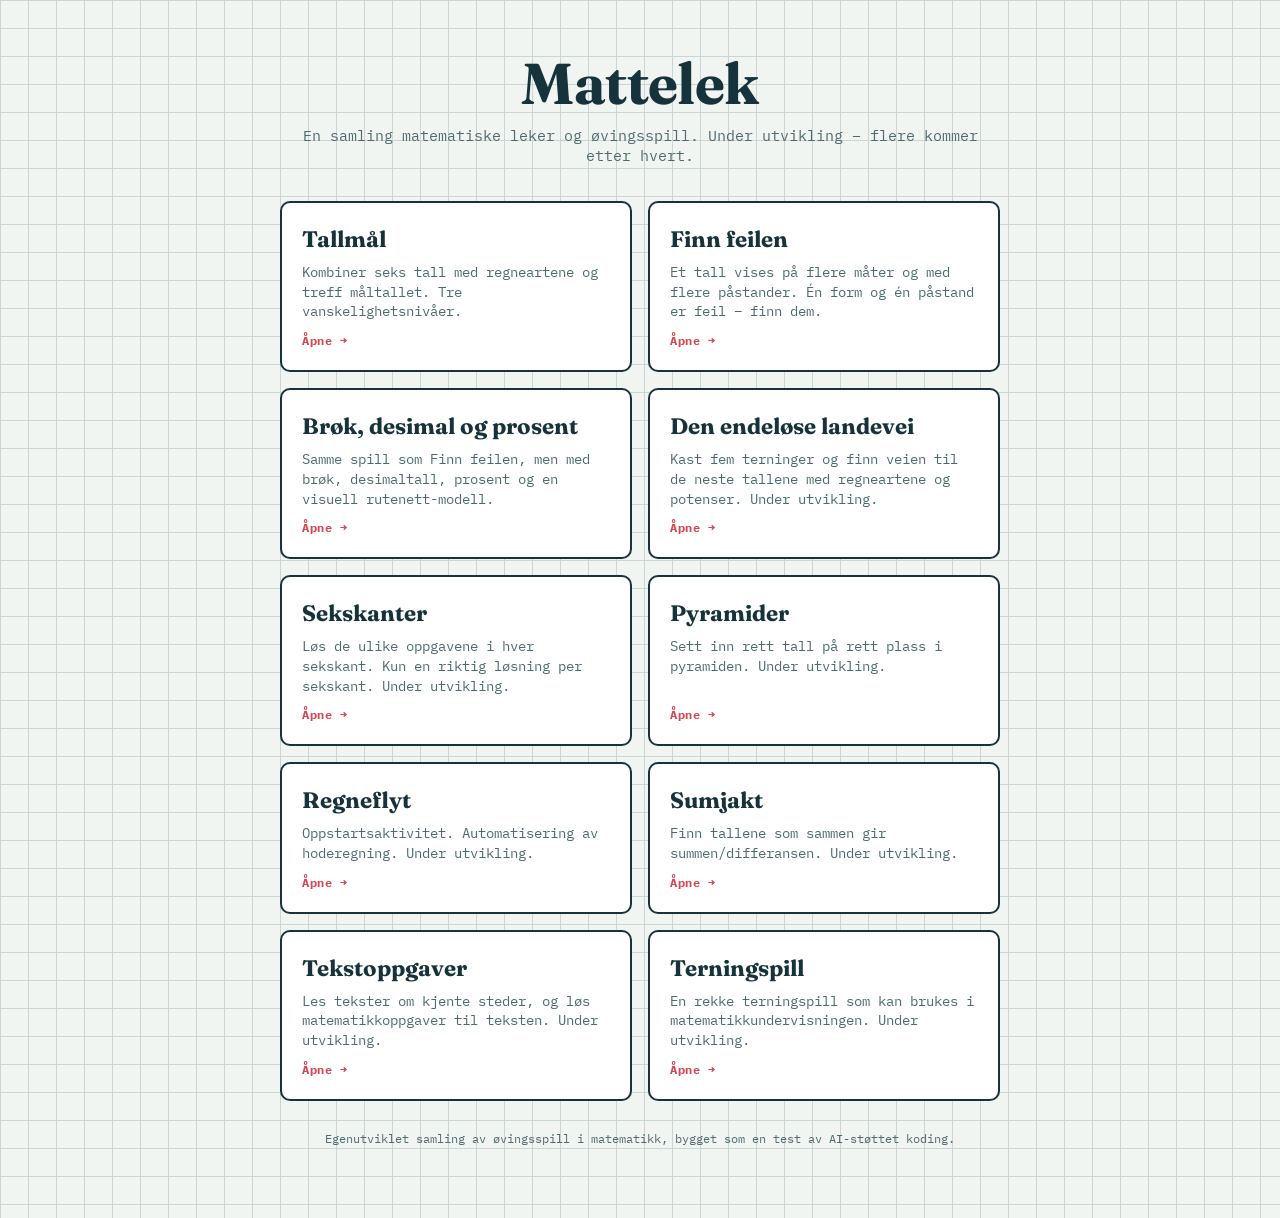
<file: index.html>
<!DOCTYPE html>
<html lang="no">
<head>
<meta charset="UTF-8">
<meta name="viewport" content="width=device-width, initial-scale=1.0">
<title>Mattelek – matematiske leker</title>
<link rel="preconnect" href="https://fonts.googleapis.com">
<link href="https://fonts.googleapis.com/css2?family=Fraunces:opsz,wght@9..144,500;9..144,600;9..144,700&family=IBM+Plex+Mono:wght@400;500;600;700&display=swap" rel="stylesheet">
<link rel="stylesheet" href="style.css">
</head>
<body>

<div class="page">

  <header class="site-head">
    <h1>Mattelek</h1>
    <p class="tagline">En samling matematiske leker og øvingsspill. Under utvikling – flere kommer etter hvert.</p>
  </header>

  <div class="prosjekt-grid">

    <a class="prosjekt-kort" href="tallmal/index.html">
      <span class="prosjekt-navn">Tallmål</span>
      <span class="prosjekt-beskrivelse">Kombiner seks tall med regneartene og treff måltallet. Tre vanskelighetsnivåer.</span>
      <span class="prosjekt-lenke">Åpne →</span>
    </a>

    <a class="prosjekt-kort" href="finn-feilen/index.html">
      <span class="prosjekt-navn">Finn feilen</span>
      <span class="prosjekt-beskrivelse">Et tall vises på flere måter og med flere påstander. Én form og én påstand er feil – finn dem.</span>
      <span class="prosjekt-lenke">Åpne →</span>
    </a>

    <a class="prosjekt-kort" href="brok-prosent/index.html">
      <span class="prosjekt-navn">Brøk, desimal og prosent</span>
      <span class="prosjekt-beskrivelse">Samme spill som Finn feilen, men med brøk, desimaltall, prosent og en visuell rutenett-modell.</span>
      <span class="prosjekt-lenke">Åpne →</span>
    </a>

    <a class="prosjekt-kort" href="endelos-landevei/index.html">
      <span class="prosjekt-navn">Den endeløse landevei</span>
      <span class="prosjekt-beskrivelse">Kast fem terninger og finn veien til de neste tallene med regneartene og potenser. Under utvikling.</span>
      <span class="prosjekt-lenke">Åpne →</span>
    </a>
    
    <a class="prosjekt-kort" href="sekskantsummer/index.html">
      <span class="prosjekt-navn">Sekskanter</span>
      <span class="prosjekt-beskrivelse">Løs de ulike oppgavene i hver sekskant. Kun en riktig løsning per sekskant. Under utvikling.</span>
      <span class="prosjekt-lenke">Åpne →</span>
    </a>
    <a class="prosjekt-kort" href="pyramider/index.html">
      <span class="prosjekt-navn">Pyramider</span>
      <span class="prosjekt-beskrivelse">Sett inn rett tall på rett plass i pyramiden. Under utvikling.</span>
      <span class="prosjekt-lenke">Åpne →</span>
    </a>
    <a class="prosjekt-kort" href="regneflyt/index.html">
      <span class="prosjekt-navn">Regneflyt</span>
      <span class="prosjekt-beskrivelse">Oppstartsaktivitet. Automatisering av hoderegning. Under utvikling.</span>
      <span class="prosjekt-lenke">Åpne →</span>
    </a>
      <a class="prosjekt-kort" href="sumjakt/index.html">
      <span class="prosjekt-navn">Sumjakt</span>
      <span class="prosjekt-beskrivelse">Finn tallene som sammen gir summen/differansen. Under utvikling.</span>
      <span class="prosjekt-lenke">Åpne →</span>
    </a>
    </a>
      <a class="prosjekt-kort" href="tekstoppgaver/index.html">
      <span class="prosjekt-navn">Tekstoppgaver</span>
      <span class="prosjekt-beskrivelse">Les tekster om kjente steder, og løs matematikkoppgaver til teksten. Under utvikling.</span>
      <span class="prosjekt-lenke">Åpne →</span>
    </a>
    <a class="prosjekt-kort" href="terningspill/index.html">
      <span class="prosjekt-navn">Terningspill</span>
      <span class="prosjekt-beskrivelse">En rekke terningspill som kan brukes i matematikkundervisningen. Under utvikling.</span>
      <span class="prosjekt-lenke">Åpne →</span>
    </a>

  </div>

  <p class="colophon">Egenutviklet samling av øvingsspill i matematikk, bygget som en test av AI-støttet koding.</p>

</div>

</body>
</html>
</file>
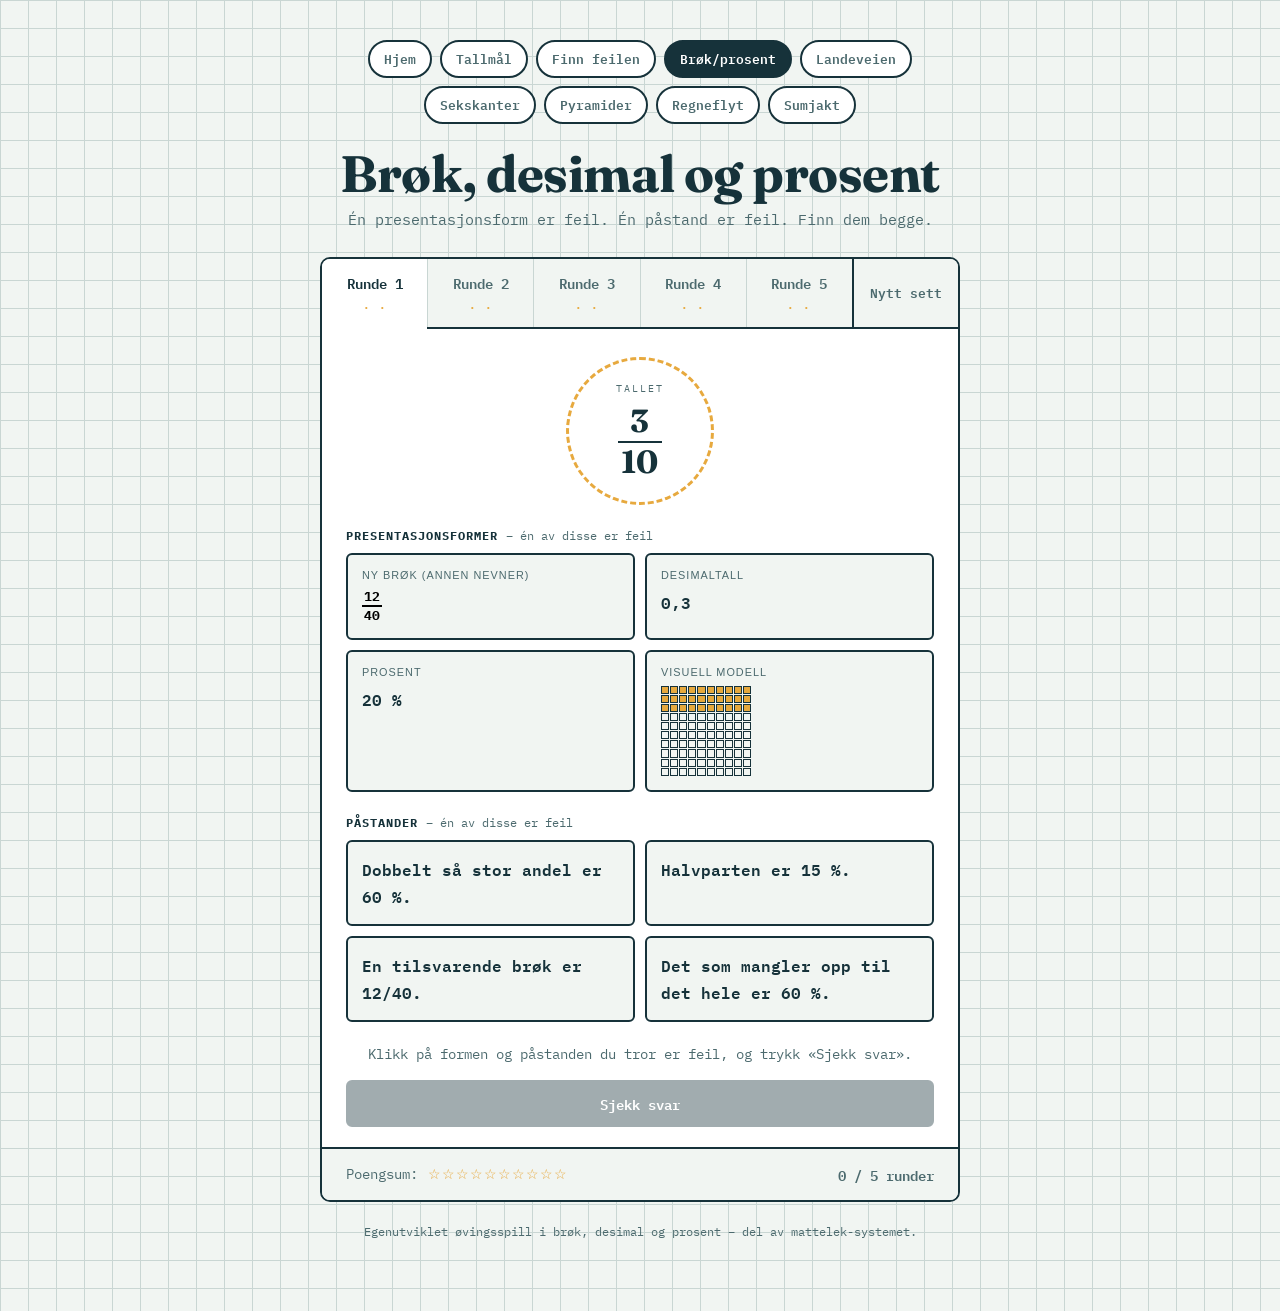
<file: brok-prosent/index.html>
<!DOCTYPE html>
<html lang="no">
<head>
<meta charset="UTF-8">
<meta name="viewport" content="width=device-width, initial-scale=1.0">
<title>Brøk, desimal og prosent – finn feilen</title>
<link rel="preconnect" href="https://fonts.googleapis.com">
<link href="https://fonts.googleapis.com/css2?family=Fraunces:opsz,wght@9..144,500;9..144,600;9..144,700&family=IBM+Plex+Mono:wght@400;500;600;700&display=swap" rel="stylesheet">
<link rel="stylesheet" href="style.css">
</head>
<body>

<div class="page">

  <nav class="site-nav">
    <a href="../index.html" class="site-nav-link">Hjem</a>
    <a href="../tallmal/index.html" class="site-nav-link">Tallmål</a>
    <a href="../finn-feilen/index.html" class="site-nav-link">Finn feilen</a>
    <a href="../brok-prosent/index.html" class="site-nav-link active">Brøk/prosent</a>
    <a href="../endelos-landevei/index.html" class="site-nav-link">Landeveien</a>
    <a href="../sekskantsummer/index.html" class="site-nav-link">Sekskanter</a>
    <a href="../pyramider/index.html" class="site-nav-link">Pyramider</a>
    <a href="../regneflyt/index.html" class="site-nav-link">Regneflyt</a>
    <a href="../sumjakt/index.html" class="site-nav-link">Sumjakt</a>
  </nav>

  <header class="site-head">
    <h1>Brøk, desimal og prosent</h1>
    <p class="tagline">Én presentasjonsform er feil. Én påstand er feil. Finn dem begge.</p>
  </header>

  <main class="board" id="board">

    <div class="board-head">
      <nav class="tabs" id="tabs" aria-label="Velg oppgave"></nav>
      <button class="level-switch" id="newSetBtn" type="button">Nytt sett</button>
    </div>

    <section class="puzzle" id="puzzle">

      <div class="number-wrap">
        <div class="number-ring" id="numberRing">
          <span class="number-label">TALLET</span>
          <span class="number-value" id="numberValue"></span>
        </div>
      </div>

      <h2 class="section-title">Presentasjonsformer <span class="section-hint">– én av disse er feil</span></h2>
      <div class="repr-grid" id="reprGrid"></div>

      <h2 class="section-title">Påstander <span class="section-hint">– én av disse er feil</span></h2>
      <div class="repr-grid" id="claimList"></div>

      <p class="message" id="message" role="status" aria-live="polite">Klikk på formen og påstanden du tror er feil, og trykk «Sjekk svar».</p>

      <div class="controls">
        <button class="ctrl-btn" id="retryBtn" hidden>Prøv igjen</button>
        <button class="ctrl-btn ctrl-btn--primary" id="checkBtn" disabled>Sjekk svar</button>
      </div>

    </section>

    <footer class="scoreboard">
      <span class="scoreboard-label">Poengsum:</span>
      <span class="scoreboard-stars" id="totalStars">☆☆☆☆☆☆☆☆☆☆</span>
      <span class="scoreboard-count" id="totalCount">0 / 5</span>
    </footer>

  </main>

  <p class="colophon">Egenutviklet øvingsspill i brøk, desimal og prosent – del av mattelek-systemet.</p>

</div>

<script src="script.js"></script>
</body>
</html>
</file>
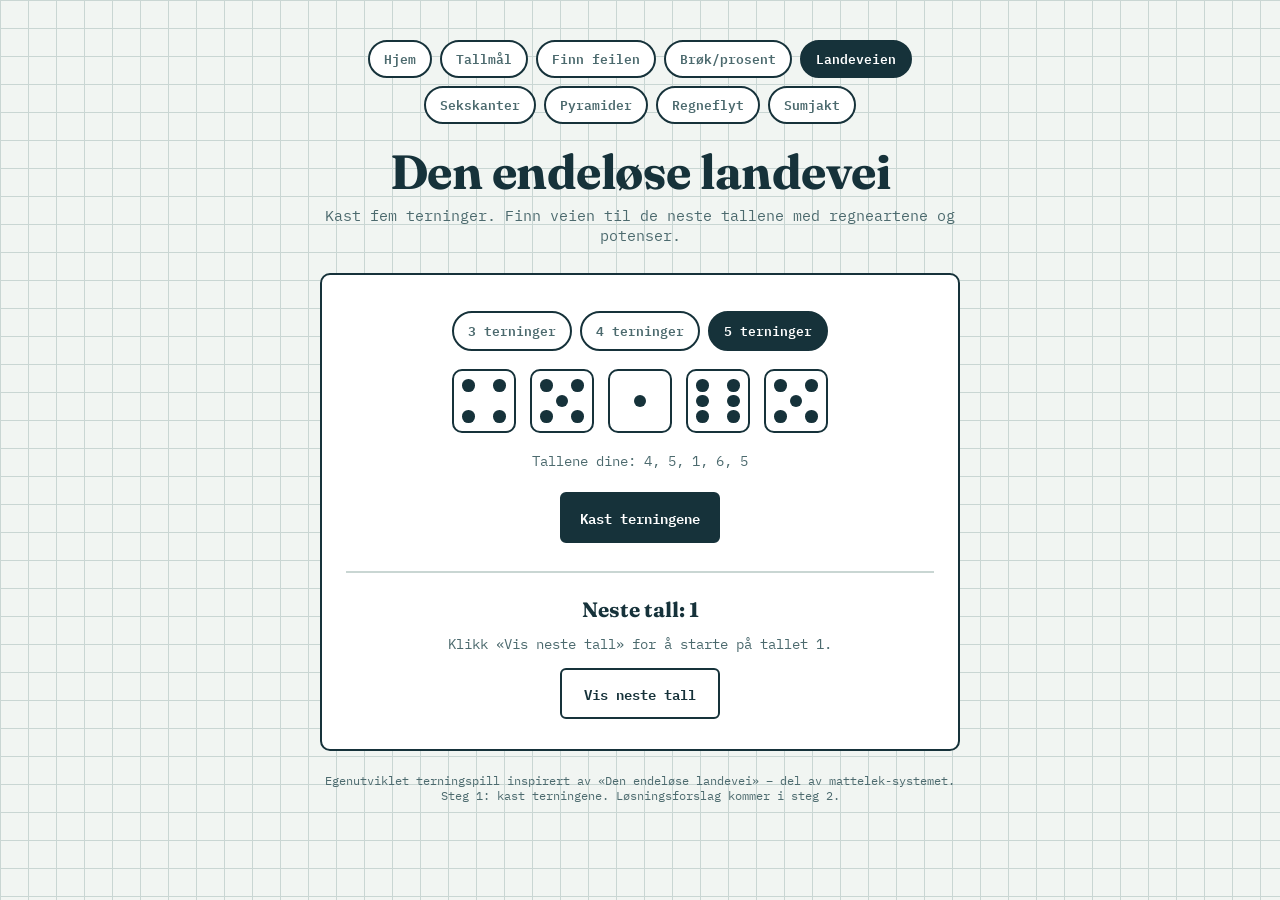
<file: endelos-landevei/index.html>
<!DOCTYPE html>
<html lang="no">
<head>
<meta charset="UTF-8">
<meta name="viewport" content="width=device-width, initial-scale=1.0">
<title>Den endeløse landevei – terningspill</title>
<link rel="preconnect" href="https://fonts.googleapis.com">
<link href="https://fonts.googleapis.com/css2?family=Fraunces:opsz,wght@9..144,500;9..144,600;9..144,700&family=IBM+Plex+Mono:wght@400;500;600;700&display=swap" rel="stylesheet">
<link rel="stylesheet" href="style.css">
</head>
<body>

<div class="page">

  <nav class="site-nav">
    <a href="../index.html" class="site-nav-link">Hjem</a>
    <a href="../tallmal/index.html" class="site-nav-link">Tallmål</a>
    <a href="../finn-feilen/index.html" class="site-nav-link">Finn feilen</a>
    <a href="../brok-prosent/index.html" class="site-nav-link">Brøk/prosent</a>
    <a href="../endelos-landevei/index.html" class="site-nav-link active">Landeveien</a>
    <a href="../sekskantsummer/index.html" class="site-nav-link">Sekskanter</a>
    <a href="../pyramider/index.html" class="site-nav-link">Pyramider</a>
    <a href="../regneflyt/index.html" class="site-nav-link">Regneflyt</a>
    <a href="../sumjakt/index.html" class="site-nav-link">Sumjakt</a>
  </nav>

  <header class="site-head">
    <h1>Den endeløse landevei</h1>
    <p class="tagline">Kast fem terninger. Finn veien til de neste tallene med regneartene og potenser.</p>
  </header>

  <main class="board" id="board">

    <section class="puzzle">

      <div class="terningvalg" role="group" aria-label="Antall terninger">
        <button type="button" class="terningvalg-knapp" data-antall="3">3 terninger</button>
        <button type="button" class="terningvalg-knapp" data-antall="4">4 terninger</button>
        <button type="button" class="terningvalg-knapp active" data-antall="5">5 terninger</button>
      </div>

      <div class="terning-rad" id="terningRad" aria-live="polite" aria-label="Terningkast"></div>

      <p class="terning-tekst" id="terningTekst"></p>

      <div class="controls">
        <button class="ctrl-btn ctrl-btn--primary" id="kastBtn" type="button">Kast terningene</button>
      </div>

      <div class="vei-seksjon">
        <p class="vei-mal">Neste tall: <span id="veiMaal">1</span></p>

        <div class="vei-historikk" id="veiHistorikk"></div>

        <p class="vei-melding" id="veiMelding" role="status" aria-live="polite"></p>

        <div class="controls">
          <button class="ctrl-btn" id="visLosningBtn" type="button">Vis neste tall</button>
        </div>
      </div>

    </section>

  </main>

  <p class="colophon">Egenutviklet terningspill inspirert av «Den endeløse landevei» – del av mattelek-systemet. Steg 1: kast terningene. Løsningsforslag kommer i steg 2.</p>

</div>

<script src="script.js"></script>
</body>
</html>
</file>
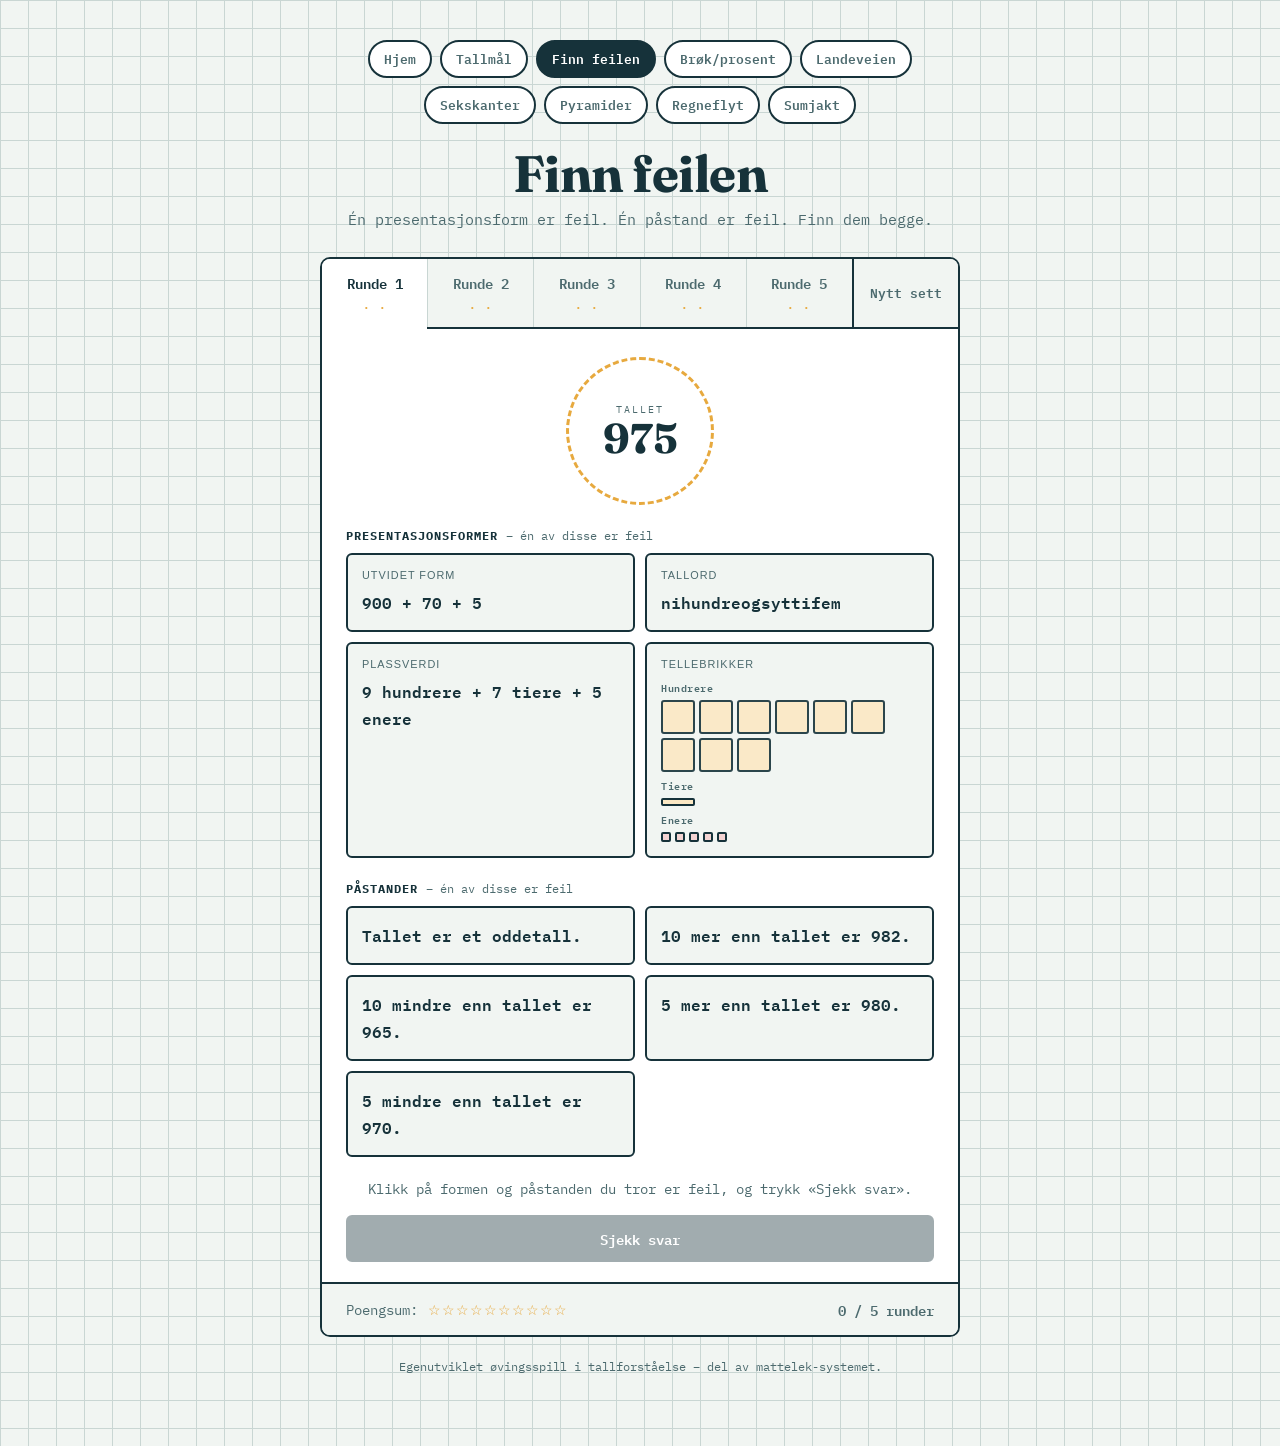
<file: finn-feilen/index.html>
<!DOCTYPE html>
<html lang="no">
<head>
<meta charset="UTF-8">
<meta name="viewport" content="width=device-width, initial-scale=1.0">
<title>Finn feilen – et tallforståelsesspill</title>
<link rel="preconnect" href="https://fonts.googleapis.com">
<link href="https://fonts.googleapis.com/css2?family=Fraunces:opsz,wght@9..144,500;9..144,600;9..144,700&family=IBM+Plex+Mono:wght@400;500;600;700&display=swap" rel="stylesheet">
<link rel="stylesheet" href="style.css">
</head>
<body>

<div class="page">

  <nav class="site-nav">
    <a href="../index.html" class="site-nav-link">Hjem</a>
    <a href="../tallmal/index.html" class="site-nav-link">Tallmål</a>
    <a href="../finn-feilen/index.html" class="site-nav-link active">Finn feilen</a>
    <a href="../brok-prosent/index.html" class="site-nav-link">Brøk/prosent</a>
    <a href="../endelos-landevei/index.html" class="site-nav-link">Landeveien</a>
    <a href="../sekskantsummer/index.html" class="site-nav-link">Sekskanter</a>
    <a href="../pyramider/index.html" class="site-nav-link">Pyramider</a>
    <a href="../regneflyt/index.html" class="site-nav-link">Regneflyt</a>
    <a href="../sumjakt/index.html" class="site-nav-link">Sumjakt</a>
  </nav>

  <header class="site-head">
    <h1>Finn feilen</h1>
    <p class="tagline">Én presentasjonsform er feil. Én påstand er feil. Finn dem begge.</p>
  </header>

  <main class="board" id="board">

    <div class="board-head">
      <nav class="tabs" id="tabs" aria-label="Velg oppgave"></nav>
      <button class="level-switch" id="newSetBtn" type="button">Nytt sett</button>
    </div>

    <section class="puzzle" id="puzzle">

      <div class="number-wrap">
        <div class="number-ring" id="numberRing">
          <span class="number-label">TALLET</span>
          <span class="number-value" id="numberValue">–</span>
        </div>
      </div>

      <h2 class="section-title">Presentasjonsformer <span class="section-hint">– én av disse er feil</span></h2>
      <div class="repr-grid" id="reprGrid"></div>

      <h2 class="section-title">Påstander <span class="section-hint">– én av disse er feil</span></h2>
      <div class="repr-grid" id="claimList"></div>

      <p class="message" id="message" role="status" aria-live="polite">Klikk på formen og påstanden du tror er feil, og trykk «Sjekk svar».</p>

      <div class="controls">
        <button class="ctrl-btn" id="retryBtn" hidden>Prøv igjen</button>
        <button class="ctrl-btn ctrl-btn--primary" id="checkBtn" disabled>Sjekk svar</button>
      </div>

    </section>

    <footer class="scoreboard">
      <span class="scoreboard-label">Poengsum:</span>
      <span class="scoreboard-stars" id="totalStars">☆☆☆☆☆☆☆☆☆☆</span>
      <span class="scoreboard-count" id="totalCount">0 / 5</span>
    </footer>

  </main>

  <p class="colophon">Egenutviklet øvingsspill i tallforståelse – del av mattelek-systemet.</p>

</div>

<script src="script.js"></script>
</body>
</html>
</file>
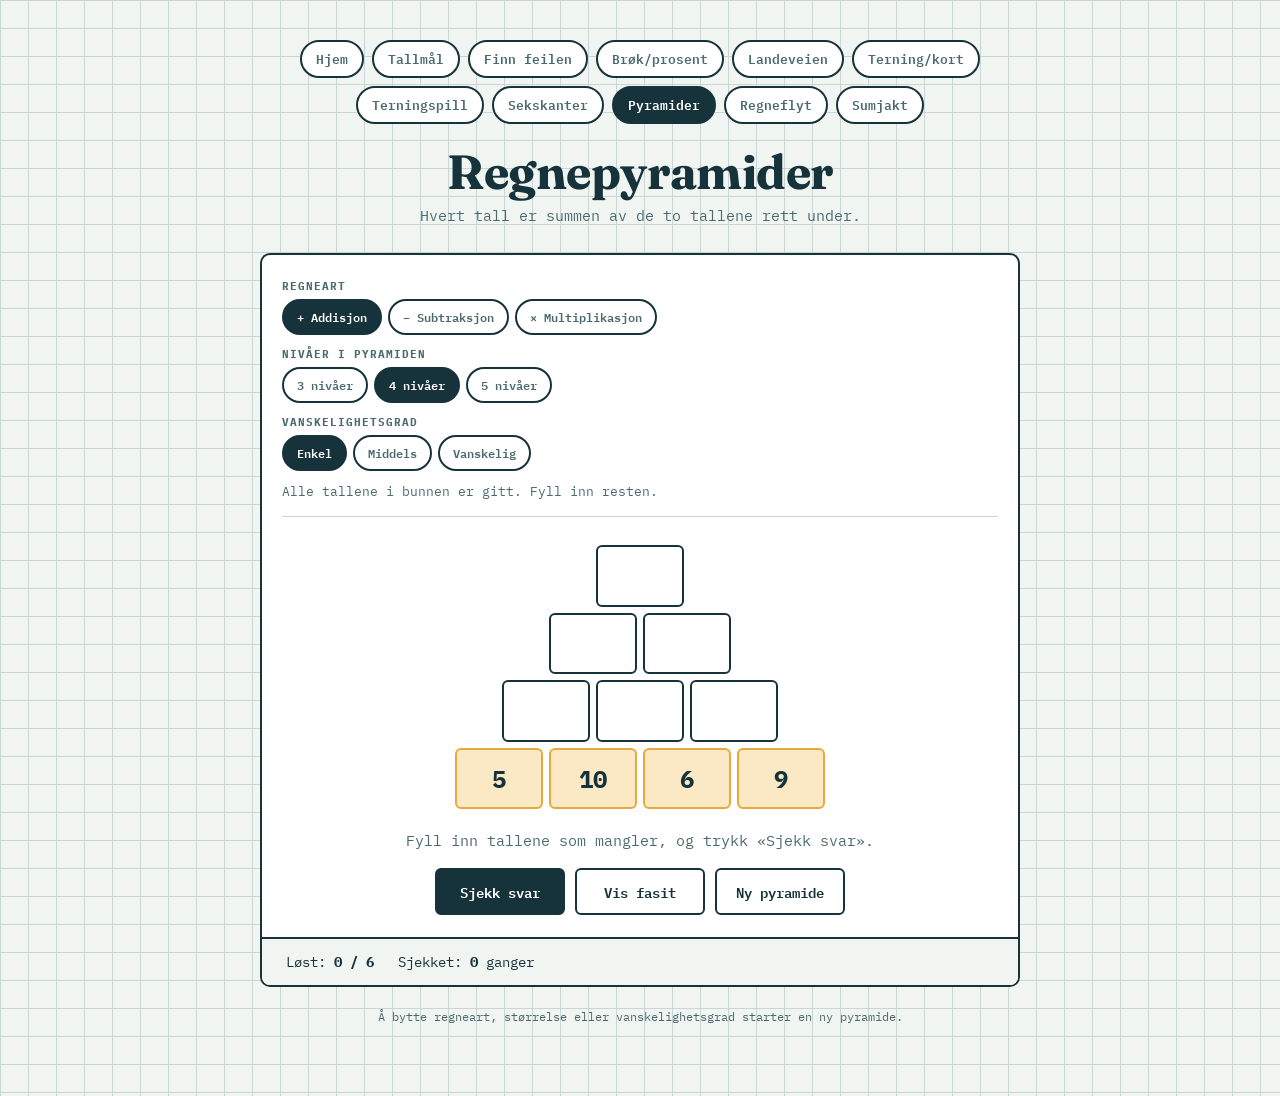
<file: pyramider/index.html>
<!DOCTYPE html>
<html lang="no">
<head>
<meta charset="UTF-8">
<meta name="viewport" content="width=device-width, initial-scale=1.0">
<title>Regnepyramider</title>
<link rel="preconnect" href="https://fonts.googleapis.com">
<link href="https://fonts.googleapis.com/css2?family=Fraunces:opsz,wght@9..144,500;9..144,600;9..144,700&family=IBM+Plex+Mono:wght@400;500;600;700&display=swap" rel="stylesheet">
<link rel="stylesheet" href="style.css">
</head>
<body>

<div class="page">

  <nav class="site-nav">
    <a href="../index.html" class="site-nav-link">Hjem</a>
    <a href="../tallmal/index.html" class="site-nav-link">Tallmål</a>
    <a href="../finn-feilen/index.html" class="site-nav-link">Finn feilen</a>
    <a href="../brok-prosent/index.html" class="site-nav-link">Brøk/prosent</a>
    <a href="../endelos-landevei/index.html" class="site-nav-link">Landeveien</a>
    <a href="../terning-kort/index.html" class="site-nav-link">Terning/kort</a>
    <a href="../terningspill/index.html" class="site-nav-link">Terningspill</a>
    <a href="../sekskantsummer/index.html" class="site-nav-link">Sekskanter</a>
    <a href="../addisjonspyramide/index.html" class="site-nav-link active">Pyramider</a>
    <a href="../regneflyt/index.html" class="site-nav-link">Regneflyt</a>
    <a href="../sumjakt/index.html" class="site-nav-link">Sumjakt</a>
  </nav>

  <header class="site-head">
    <h1>Regnepyramider</h1>
    <p class="tagline" id="regelTekst">Hvert tall er summen av de to tallene rett under.</p>
  </header>

  <main class="board">

    <section class="valg" aria-label="Velg regneart, størrelse og vanskelighetsgrad">
      <div class="valg-gruppe" role="group" aria-label="Regneart">
        <span class="valg-etikett">Regneart</span>
        <div class="valg-knapper">
          <button type="button" class="valg-knapp active" data-regneart="addisjon" aria-pressed="true">+ Addisjon</button>
          <button type="button" class="valg-knapp" data-regneart="subtraksjon" aria-pressed="false">− Subtraksjon</button>
          <button type="button" class="valg-knapp" data-regneart="multiplikasjon" aria-pressed="false">× Multiplikasjon</button>
        </div>
      </div>

      <div class="valg-gruppe" role="group" aria-label="Antall nivåer i pyramiden">
        <span class="valg-etikett">Nivåer i pyramiden</span>
        <div class="valg-knapper">
          <button type="button" class="valg-knapp" data-hoyde="3" aria-pressed="false">3 nivåer</button>
          <button type="button" class="valg-knapp active" data-hoyde="4" aria-pressed="true">4 nivåer</button>
          <button type="button" class="valg-knapp" data-hoyde="5" aria-pressed="false">5 nivåer</button>
        </div>
      </div>

      <div class="valg-gruppe" role="group" aria-label="Vanskelighetsgrad">
        <span class="valg-etikett">Vanskelighetsgrad</span>
        <div class="valg-knapper">
          <button type="button" class="valg-knapp active" data-vanskelighet="enkel" aria-pressed="true">Enkel</button>
          <button type="button" class="valg-knapp" data-vanskelighet="middels" aria-pressed="false">Middels</button>
          <button type="button" class="valg-knapp" data-vanskelighet="vanskelig" aria-pressed="false">Vanskelig</button>
        </div>
      </div>

      <p class="valg-info" id="valgInfo"></p>
    </section>

    <div class="pyramide-wrap">
      <div class="pyramide" id="pyramide" aria-label="Addisjonspyramide"></div>
    </div>

    <p class="message" id="message" role="status" aria-live="polite"></p>

    <div class="knapper">
      <button type="button" class="ctrl-btn ctrl-btn--primary" id="sjekkBtn">Sjekk svar</button>
      <button type="button" class="ctrl-btn" id="fasitBtn">Vis fasit</button>
      <button type="button" class="ctrl-btn" id="nyBtn">Ny pyramide</button>
    </div>

    <div class="scoreboard">
      <span>Løst: <strong id="lostTall">0 / 0</strong></span>
      <span>Sjekket: <strong id="sjekkTall">0</strong> ganger</span>
    </div>

  </main>

  <p class="colophon">Å bytte regneart, størrelse eller vanskelighetsgrad starter en ny pyramide.</p>

</div>

<script src="script.js"></script>
</body>
</html>
</file>
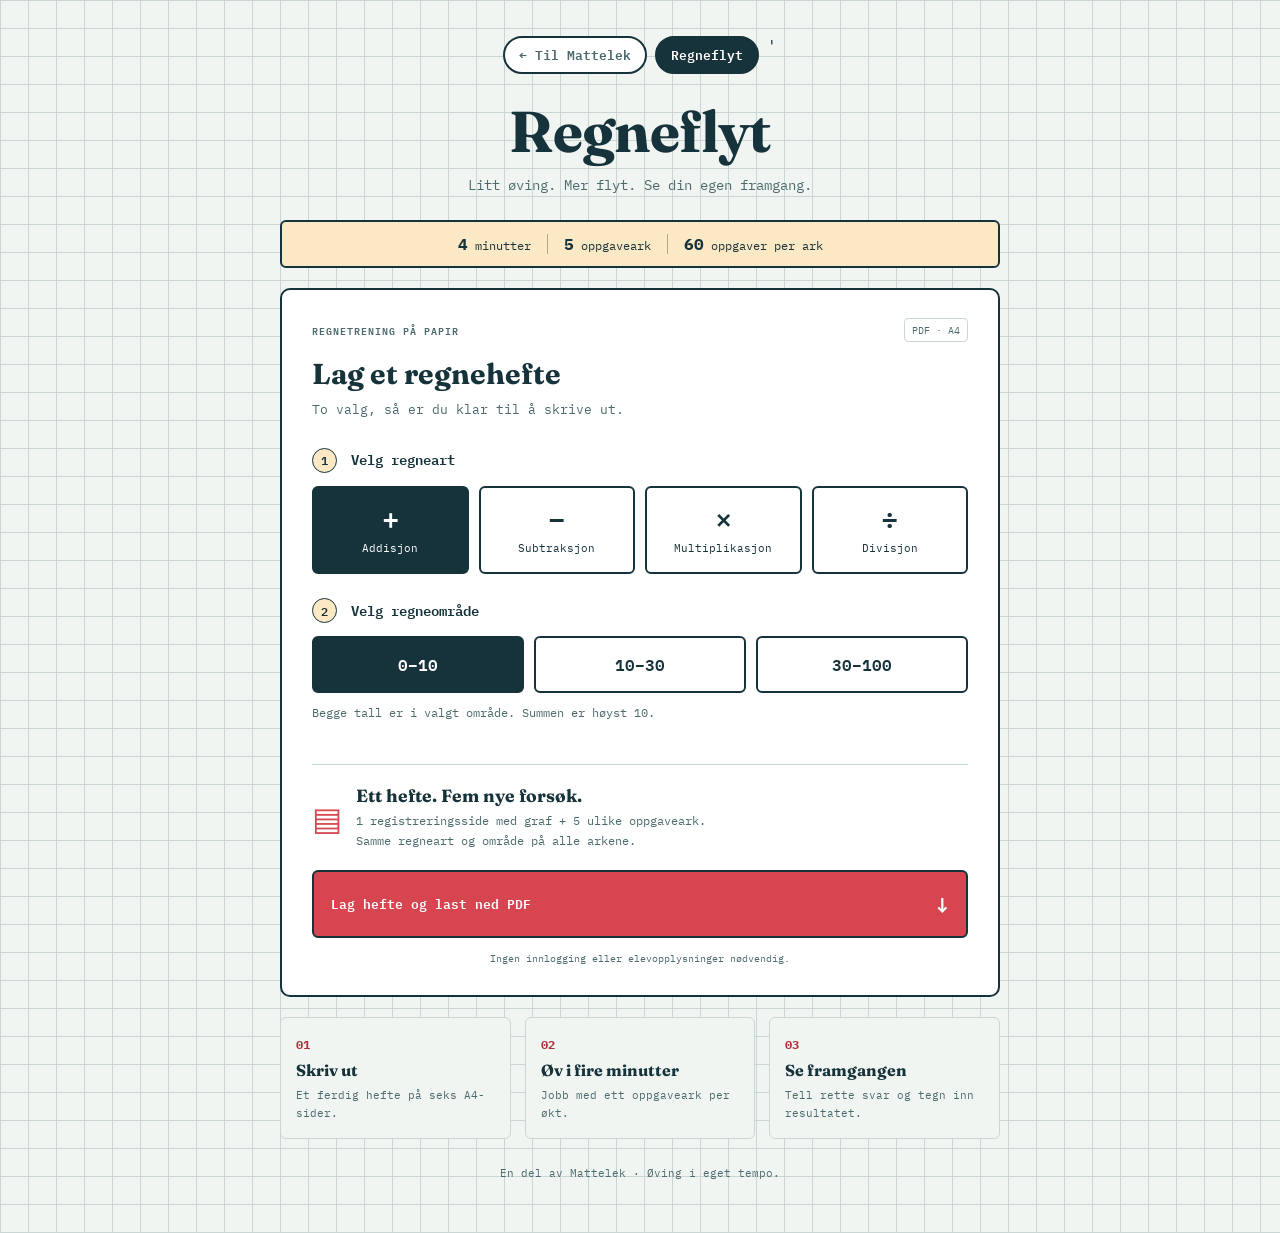
<file: regneflyt/index.html>
<!doctype html><html lang="nb"><head><meta charset="utf-8">
  <meta name="viewport" content="width=device-width, initial-scale=1">
<title>Regneflyt – Mattelek</title>
  <meta name="description" content="Lag et regnehefte med fem fireminuttersøkter og følg framgangen på papir.">
  <link rel="preconnect" href="https://fonts.googleapis.com">
  <link href="https://fonts.googleapis.com/css2?family=Fraunces:opsz,wght@9..144,500;9..144,600;9..144,700&family=IBM+Plex+Mono:wght@400;500;600;700&display=swap" rel="stylesheet">
  <link rel="stylesheet" href="style.css">
</head>
  <body>
    <div class="page">
      <nav class="site-nav" aria-label="Navigasjon">
        <a class="site-nav-link" href="https://espenec.github.io/mattelek_utv/">← Til Mattelek</a>
        <span class="site-nav-link active" aria-current="page">Regneflyt</span>'
      </nav>
      <header class="site-head">
        <h1>Regneflyt</h1>
        <p class="tagline">Litt øving. Mer flyt. Se din egen framgang.</p>
      </header>
      <div class="facts" aria-label="Om heftet">
        <span>
          <b>4</b> minutter</span>
        <span><b>5</b> oppgaveark</span>
        <span><b>60</b> oppgaver per ark</span>
      </div>
      <main><section class="builder" aria-labelledby="builder-title"><div class="card-top"><span class="eyebrow">REGNETRENING PÅ PAPIR</span><span class="pill">PDF · A4</span></div><h2 id="builder-title">Lag et regnehefte</h2><p class="sub">To valg, så er du klar til å skrive ut.</p><form id="form"><fieldset><legend><span class="step">1</span> Velg regneart</legend><div class="operations"><label><input type="radio" name="operation" value="add" checked><span><b>+</b>Addisjon</span></label><label><input type="radio" name="operation" value="sub"><span><b>−</b>Subtraksjon</span></label><label><input type="radio" name="operation" value="mul"><span><b>×</b>Multiplikasjon</span></label><label><input type="radio" name="operation" value="div"><span><b>÷</b>Divisjon</span></label></div></fieldset><fieldset><legend><span class="step">2</span> <span id="range-title">Velg regneområde</span></legend><div id="ranges" class="ranges"></div><p class="range-help" id="range-help"></p></fieldset><div class="included"><div class="book-icon">▤</div><div><strong>Ett hefte. Fem nye forsøk.</strong><p>1 registreringsside med graf + 5 ulike oppgaveark.<br>Samme regneart og område på alle arkene.</p></div></div><button class="generate" type="submit">Lag hefte og last ned PDF <span>↓</span></button><p class="privacy">Ingen innlogging eller elevopplysninger nødvendig.</p><div id="status" role="status" aria-live="polite"></div></form></section></main><section class="how" aria-label="Slik bruker du heftet"><div><span>01</span><h3>Skriv ut</h3><p>Et ferdig hefte på seks A4-sider.</p></div><div><span>02</span><h3>Øv i fire minutter</h3><p>Jobb med ett oppgaveark per økt.</p></div><div><span>03</span><h3>Se framgangen</h3><p>Tell rette svar og tegn inn resultatet.</p></div></section><footer class="colophon">En del av Mattelek · Øving i eget tempo.</footer></div><script src="fonts.js"></script><script src="booklet.js"></script><script src="app.js"></script></body></html>
</file>
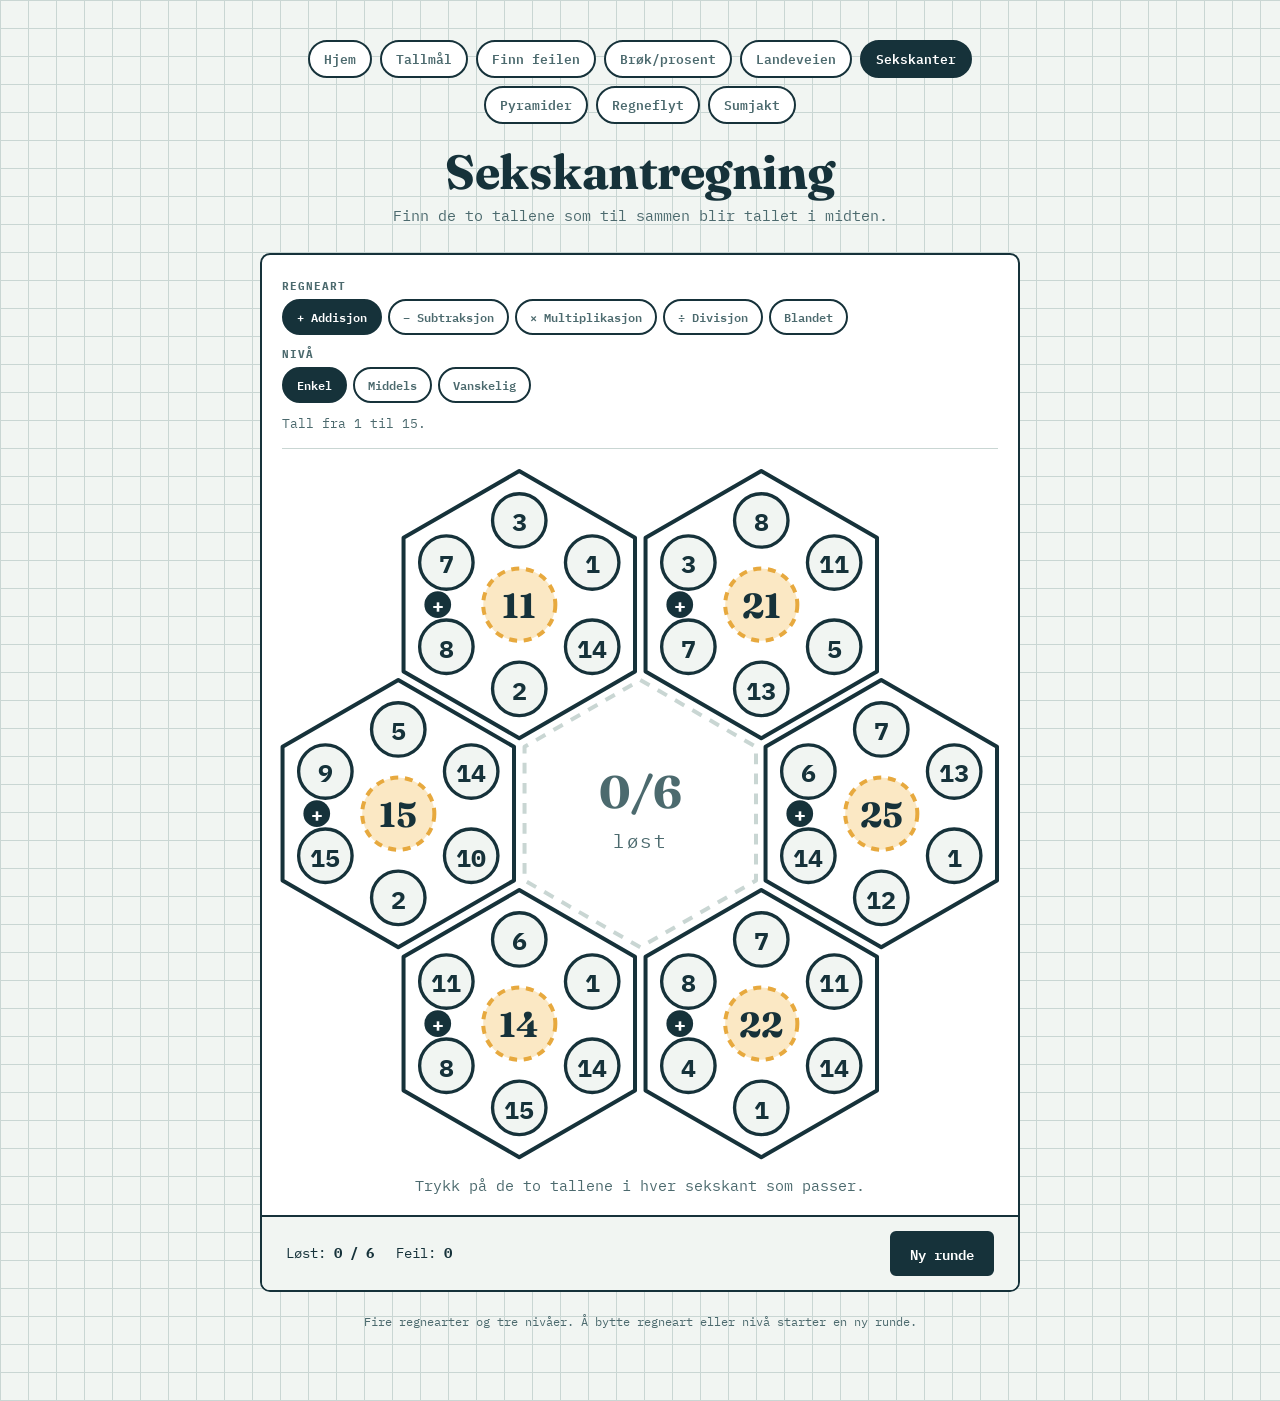
<file: sekskantsummer/index.html>
<!DOCTYPE html>
<html lang="no">
<head>
<meta charset="UTF-8">
<meta name="viewport" content="width=device-width, initial-scale=1.0">
<title>Sekskantregning – fire regnearter</title>
<link rel="preconnect" href="https://fonts.googleapis.com">
<link href="https://fonts.googleapis.com/css2?family=Fraunces:opsz,wght@9..144,500;9..144,600;9..144,700&family=IBM+Plex+Mono:wght@400;500;600;700&display=swap" rel="stylesheet">
<link rel="stylesheet" href="style.css">
</head>
<body>

<div class="page">

  <nav class="site-nav">
    <a href="../index.html" class="site-nav-link">Hjem</a>
    <a href="../tallmal/index.html" class="site-nav-link">Tallmål</a>
    <a href="../finn-feilen/index.html" class="site-nav-link">Finn feilen</a>
    <a href="../brok-prosent/index.html" class="site-nav-link">Brøk/prosent</a>
    <a href="../endelos-landevei/index.html" class="site-nav-link">Landeveien</a>
    <a href="../sekskantsummer/index.html" class="site-nav-link active">Sekskanter</a>
    <a href="../pyramider/index.html" class="site-nav-link">Pyramider</a>
    <a href="../regneflyt/index.html" class="site-nav-link">Regneflyt</a>
    <a href="../sumjakt/index.html" class="site-nav-link">Sumjakt</a>
  </nav>

  <header class="site-head">
    <h1>Sekskantregning</h1>
    <p class="tagline" id="oppgaveTekst">Finn de to tallene som til sammen blir tallet i midten.</p>
  </header>

  <main class="board">

    <section class="valg" aria-label="Velg regneart og nivå">
      <div class="valg-gruppe" role="group" aria-label="Regneart">
        <span class="valg-etikett">Regneart</span>
        <div class="valg-knapper">
          <button type="button" class="valg-knapp active" data-regneart="addisjon" aria-pressed="true">+ Addisjon</button>
          <button type="button" class="valg-knapp" data-regneart="subtraksjon" aria-pressed="false">− Subtraksjon</button>
          <button type="button" class="valg-knapp" data-regneart="multiplikasjon" aria-pressed="false">× Multiplikasjon</button>
          <button type="button" class="valg-knapp" data-regneart="divisjon" aria-pressed="false">÷ Divisjon</button>
          <button type="button" class="valg-knapp" data-regneart="blandet" aria-pressed="false">Blandet</button>
        </div>
      </div>

      <div class="valg-gruppe" role="group" aria-label="Nivå">
        <span class="valg-etikett">Nivå</span>
        <div class="valg-knapper">
          <button type="button" class="valg-knapp active" data-nivaa="enkel" aria-pressed="true">Enkel</button>
          <button type="button" class="valg-knapp" data-nivaa="middels" aria-pressed="false">Middels</button>
          <button type="button" class="valg-knapp" data-nivaa="vanskelig" aria-pressed="false">Vanskelig</button>
        </div>
      </div>

      <p class="valg-info" id="valgInfo"></p>
    </section>

    <div class="ring" id="ring" aria-label="Seks sekskanter"></div>

    <p class="message" id="message" role="status" aria-live="polite"></p>

    <div class="scoreboard">
      <span>Løst: <strong id="losteTall">0 / 6</strong></span>
      <span>Feil: <strong id="feilTall">0</strong></span>
      <button type="button" class="ctrl-btn" id="nyRundeBtn">Ny runde</button>
    </div>

  </main>

  <p class="colophon">Fire regnearter og tre nivåer. Å bytte regneart eller nivå starter en ny runde.</p>

</div>

<script src="script.js"></script>
</body>
</html>
</file>
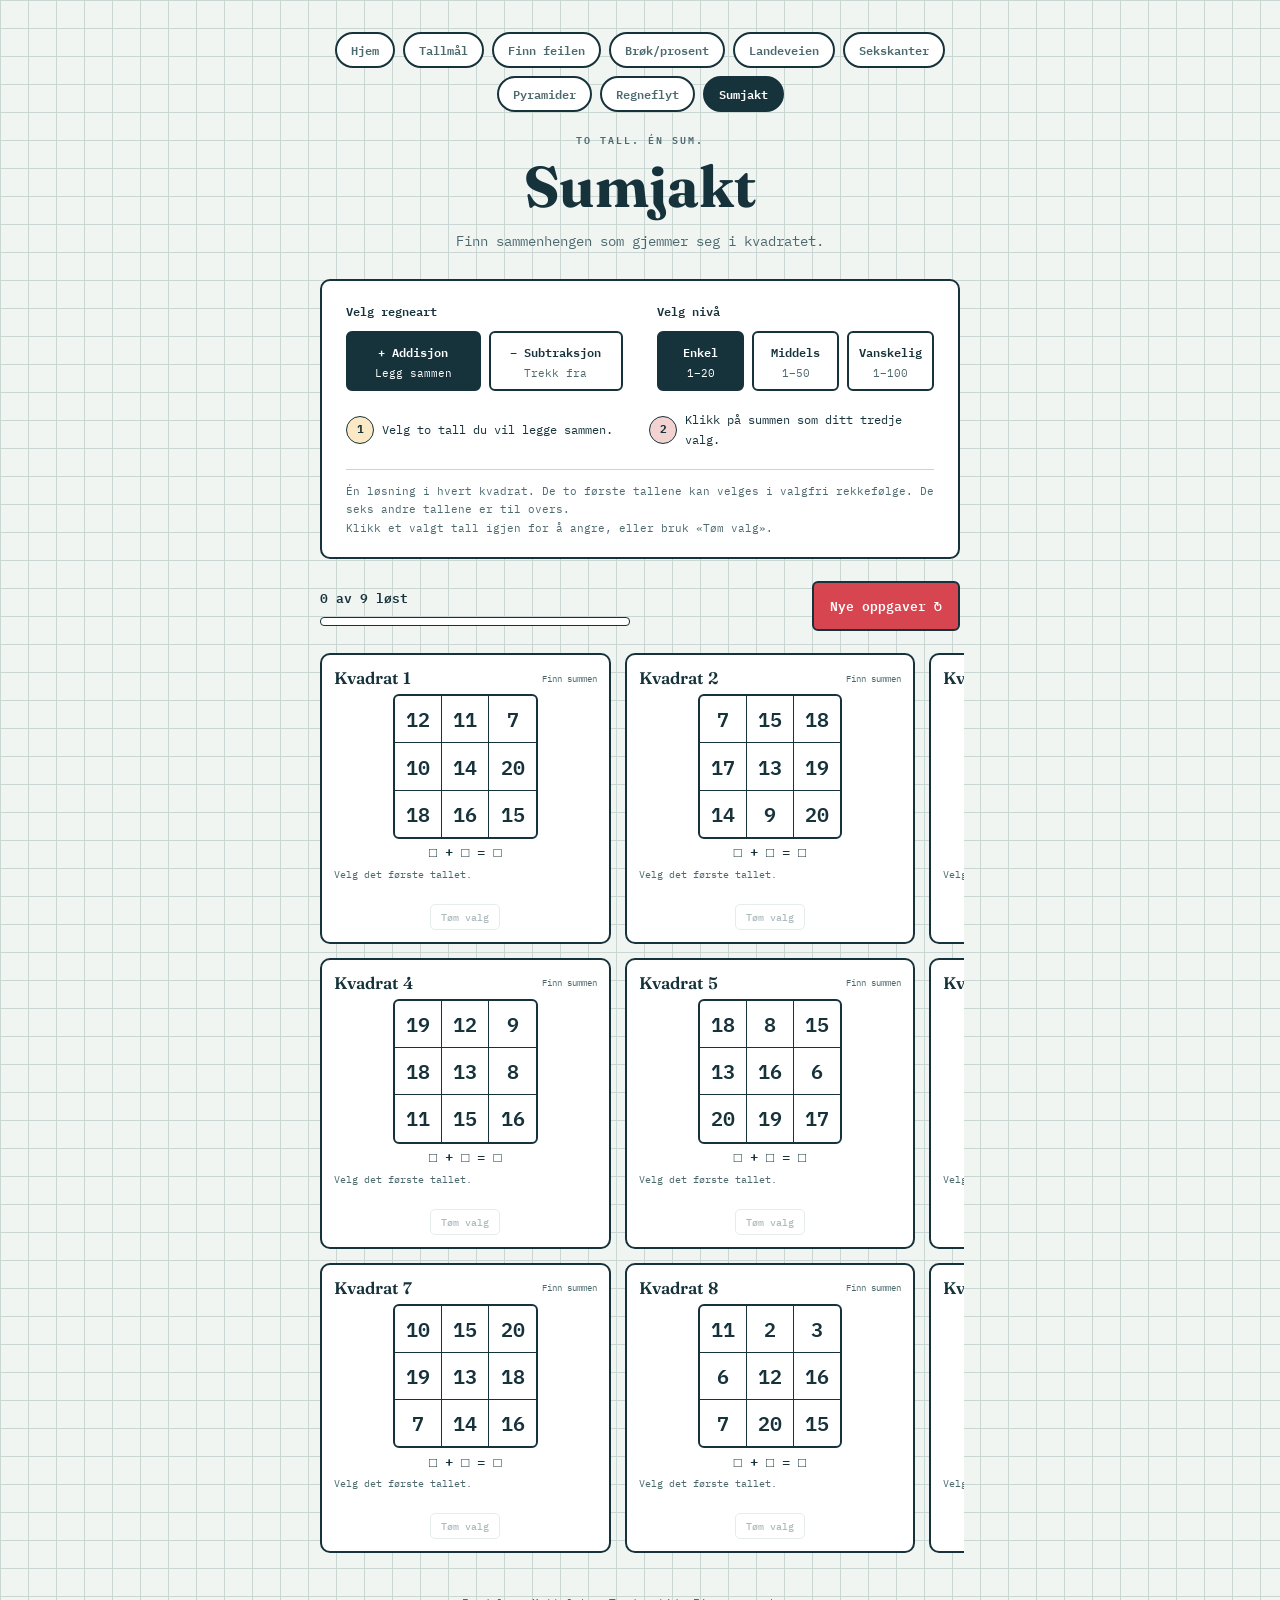
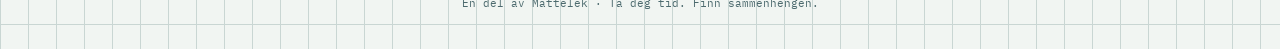
<file: sumjakt/index.html>
<!doctype html>
<html lang="nb">
  <head>
    <meta charset="utf-8">
    <meta name="viewport" content="width=device-width, initial-scale=1">
    <title>Sumjakt – Mattelek</title>
    <meta name="description" content="Finn pluss- og minusstykker i ni tallkvadrater. Velg mellom tre nivåer.">
    <link rel="preconnect" href="https://fonts.googleapis.com">
    <link href="https://fonts.googleapis.com/css2?family=Fraunces:opsz,wght@9..144,500;9..144,600;9..144,700&family=IBM+Plex+Mono:wght@400;500;600;700&display=swap" rel="stylesheet">
    <link rel="stylesheet" href="style.css">
  </head>
  <body>
    <div class="page">
      <nav class="site-nav">
        <a href="../index.html" class="site-nav-link">Hjem</a>
        <a href="../tallmal/index.html" class="site-nav-link">Tallmål</a>
        <a href="../finn-feilen/index.html" class="site-nav-link">Finn feilen</a>
        <a href="../brok-prosent/index.html" class="site-nav-link">Brøk/prosent</a>
        <a href="../endelos-landevei/index.html" class="site-nav-link">Landeveien</a>
        <a href="../sekskantsummer/index.html" class="site-nav-link">Sekskanter</a>
        <a href="../pyramider/index.html" class="site-nav-link">Pyramider</a>
        <a href="../regneflyt/index.html" class="site-nav-link">Regneflyt</a>
        <a href="../sumjakt/index.html" class="site-nav-link active">Sumjakt</a>
    </nav>
        <header>
        <p class="eyebrow">TO TALL. ÉN SUM.</p>
          <h1>Sumjakt</h1>
          <p class="tagline">Finn sammenhengen som gjemmer seg i kvadratet.</p>
        </header>
      <main>
        <section class="setup" aria-label="Regneart, nivå og spilleregler">
          <fieldset>
            <legend>Velg regneart</legend>
            <div class="levels operations">
              <label>
                <input type="radio" name="operation" value="add" checked>
                <span>
                  <b>+ Addisjon</b>
                  <small>Legg sammen</small>
                </span>
              </label>
              <label><input type="radio" name="operation" value="sub"><span><b>− Subtraksjon</b><small>Trekk fra</small></span></label></div></fieldset><fieldset><legend>Velg nivå</legend><div class="levels"><label><input type="radio" name="level" value="20" checked><span><b>Enkel</b><small>1–20</small></span></label><label><input type="radio" name="level" value="50"><span><b>Middels</b><small>1–50</small></span></label><label><input type="radio" name="level" value="100"><span><b>Vanskelig</b><small>1–100</small></span></label></div></fieldset><div class="instructions"><p><span class="step">1</span> <span id="instruction-first">Velg to tall du vil legge sammen.</span></p><p><span class="step red">2</span> <span id="instruction-last">Klikk på summen som ditt tredje valg.</span></p></div><p class="hint"><span id="rule">Én løsning i hvert kvadrat.</span> De seks andre tallene er til overs.<br>Klikk et valgt tall igjen for å angre, eller bruk «Tøm valg».</p></section><div class="toolbar"><div class="progress"><span id="count">0 av 9 løst</span><div class="track" role="progressbar" aria-label="Løste kvadrater" aria-valuemin="0" aria-valuemax="9" aria-valuenow="0"><div id="fill"></div></div></div><button id="new" class="primary" type="button">Nye oppgaver ↻</button></div><div id="announcement" class="sr-only" role="status" aria-live="polite"></div><div id="complete" class="complete" hidden><strong>Alle ni er løst!</strong><span>Godt jobbet. Prøv et nytt sett eller et annet nivå.</span></div><p class="scroll-hint">De ni kvadratene står i et 3 × 3-oppsett. Sveip sidelengs for å se hele brettet på en liten skjerm.</p><div class="boards-scroll" role="region" aria-label="Spillebrett med tre rader og tre kolonner" tabindex="0"><section id="boards" class="boards" aria-label="Ni tallkvadrater"></section></div><noscript>Du må aktivere JavaScript i nettleseren for å spille Sumjakt.</noscript></main><footer>En del av Mattelek · Ta deg tid. Finn sammenhengen.</footer></div><script src="engine.js"></script><script src="app.js"></script></body></html>
</file>
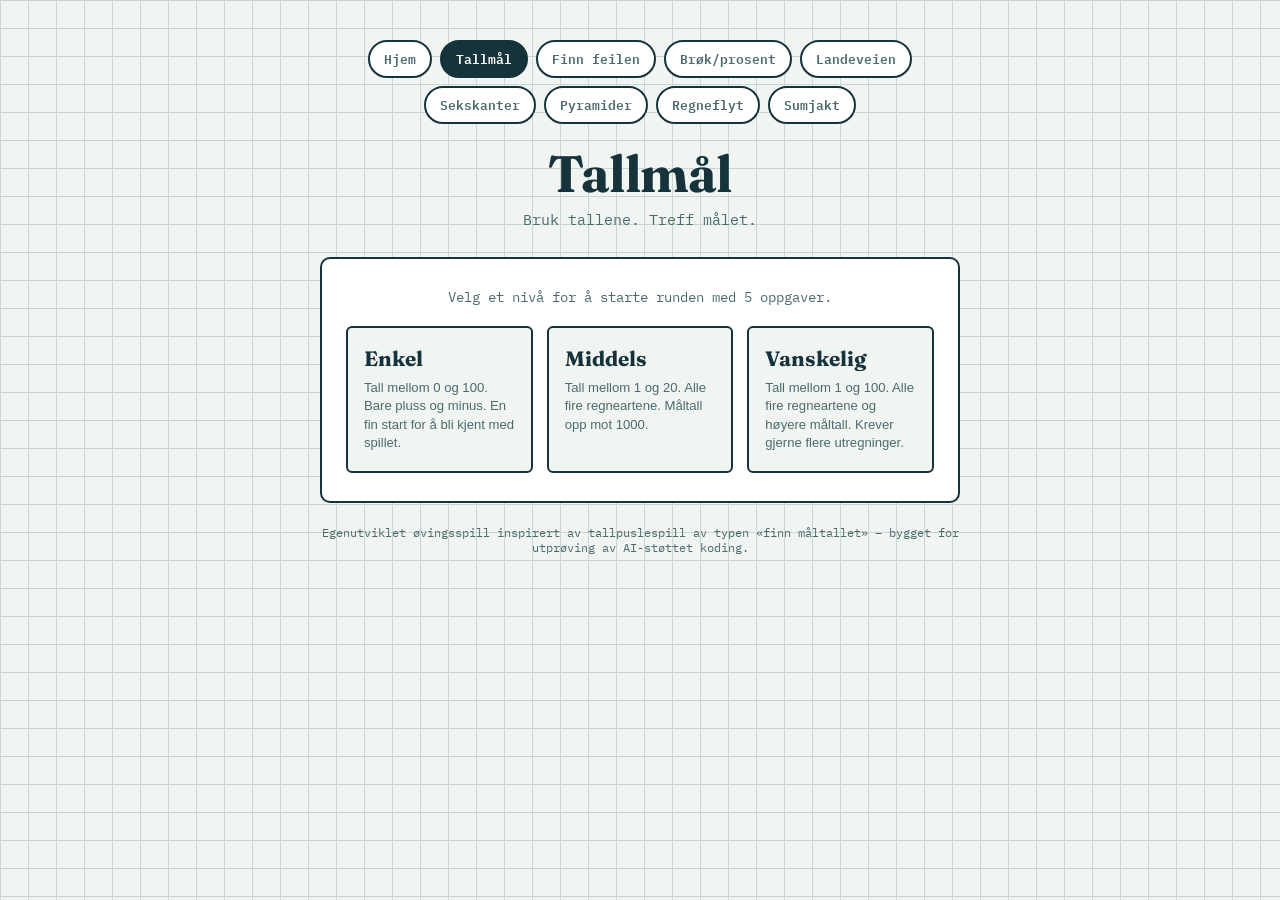
<file: tallmal/index.html>
<!DOCTYPE html>
<html lang="no">
<head>
<meta charset="UTF-8">
<meta name="viewport" content="width=device-width, initial-scale=1.0">
<title>Tallmål – et regnespill</title>
<link rel="preconnect" href="https://fonts.googleapis.com">
<link href="https://fonts.googleapis.com/css2?family=Fraunces:opsz,wght@9..144,500;9..144,600;9..144,700&family=IBM+Plex+Mono:wght@400;500;600;700&display=swap" rel="stylesheet">
<link rel="stylesheet" href="style.css">
</head>
<body>

<div class="page">

  <nav class="site-nav">
    <a href="../index.html" class="site-nav-link">Hjem</a>
    <a href="../tallmal/index.html" class="site-nav-link active">Tallmål</a>
    <a href="../finn-feilen/index.html" class="site-nav-link">Finn feilen</a>
    <a href="../brok-prosent/index.html" class="site-nav-link">Brøk/prosent</a>
    <a href="../endelos-landevei/index.html" class="site-nav-link">Landeveien</a>
    <a href="../sekskantsummer/index.html" class="site-nav-link">Sekskanter</a>
    <a href="../pyramider/index.html" class="site-nav-link">Pyramider</a>
    <a href="../regneflyt/index.html" class="site-nav-link">Regneflyt</a>
    <a href="../sumjakt/index.html" class="site-nav-link">Sumjakt</a>
  </nav>

  <header class="site-head">
    <h1>Tallmål</h1>
    <p class="tagline">Bruk tallene. Treff målet.</p>
  </header>

  <section class="level-select" id="levelSelect" aria-label="Velg nivå">
    <p class="level-intro">Velg et nivå for å starte runden med 5 oppgaver.</p>
    <div class="level-grid">
      <button class="level-card" data-niva="enkel">
        <span class="level-name">Enkel</span>
        <span class="level-desc">Tall mellom 0 og 100. Bare pluss og minus. En fin start for å bli kjent med spillet.</span>
      </button>
      <button class="level-card" data-niva="middels">
        <span class="level-name">Middels</span>
        <span class="level-desc">Tall mellom 1 og 20. Alle fire regneartene. Måltall opp mot 1000.</span>
      </button>
      <button class="level-card" data-niva="vanskelig">
        <span class="level-name">Vanskelig</span>
        <span class="level-desc">Tall mellom 1 og 100. Alle fire regneartene og høyere måltall. Krever gjerne flere utregninger.</span>
      </button>
    </div>
  </section>

  <main class="board" id="board" hidden>

    <div class="board-head">
      <nav class="tabs" id="tabs" aria-label="Velg oppgave"></nav>
      <button class="level-switch" id="changeLevelBtn" type="button">Bytt nivå</button>
    </div>

    <section class="puzzle" id="puzzle">

      <div class="target-wrap">
        <div class="target-ring" id="targetRing">
          <span class="target-label">MÅLTALL</span>
          <span class="target-number" id="targetNumber">–</span>
        </div>
        <div class="closest-hint" id="closestHint"></div>
      </div>

      <div class="tiles" id="tiles" aria-label="Tilgjengelige tall"></div>

      <div class="operators" id="operators">
        <button class="op-btn" data-op="+" aria-label="Pluss">+</button>
        <button class="op-btn" data-op="−" aria-label="Minus">−</button>
        <button class="op-btn" data-op="×" aria-label="Gange">×</button>
        <button class="op-btn" data-op="÷" aria-label="Dele">÷</button>
      </div>

      <p class="message" id="message" role="status" aria-live="polite">Velg et tall for å starte.</p>

      <div class="history-wrap">
        <p class="history-title">Utregninger</p>
        <ol class="history" id="history"></ol>
      </div>

      <div class="controls">
        <button class="ctrl-btn" id="undoBtn">Angre</button>
        <button class="ctrl-btn" id="resetBtn">Start på nytt</button>
        <button class="ctrl-btn ctrl-btn--primary" id="finishBtn">Avslutt oppgave</button>
      </div>

    </section>

    <footer class="scoreboard">
      <span class="scoreboard-label">Poengsum:</span>
      <span class="scoreboard-stars" id="totalStars">☆☆☆☆☆☆☆☆☆☆☆☆☆☆☆</span>
      <span class="scoreboard-count" id="totalCount">0 / 15</span>
    </footer>

  </main>

  <p class="colophon">Egenutviklet øvingsspill inspirert av tallpuslespill av typen «finn måltallet» – bygget for utprøving av AI-støttet koding.</p>

</div>

<script src="script.js"></script>
</body>
</html>
</file>
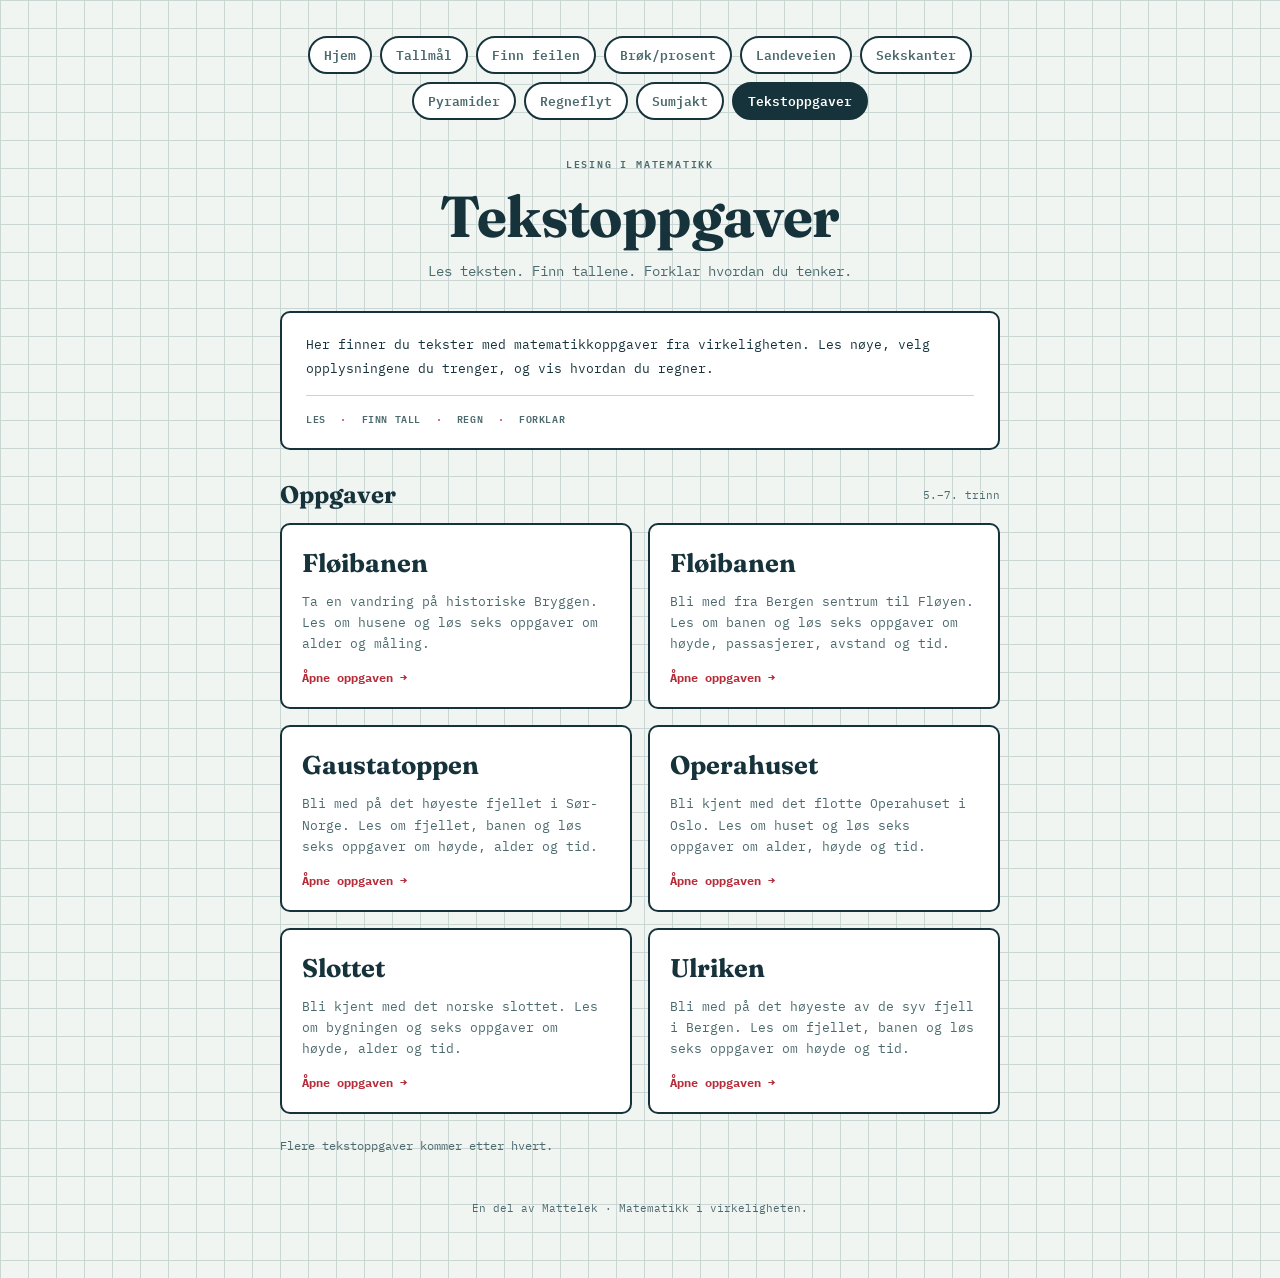
<file: tekstoppgaver/index.html>
<!doctype html>
<html lang="nb">
<head>
  <meta charset="UTF-8">
  <meta name="viewport" content="width=device-width, initial-scale=1.0">
  <title>Tekstoppgaver – Mattelek</title>
  <meta name="description" content="Les, finn informasjon og bruk matematikk. Tekstoppgaver fra virkeligheten for 5.–7. trinn.">
  <link rel="preconnect" href="https://fonts.googleapis.com">
  <link href="https://fonts.googleapis.com/css2?family=Fraunces:opsz,wght@9..144,500;9..144,600;9..144,700&family=IBM+Plex+Mono:wght@400;500;600;700&display=swap" rel="stylesheet">
  <link rel="stylesheet" href="style.css">
</head>
<body>
<div class="page">
  <nav class="site-nav" aria-label="Hovedmeny">
    <a href="../index.html" class="site-nav-link">Hjem</a>
    <a href="../tallmal/index.html" class="site-nav-link">Tallmål</a>
    <a href="../finn-feilen/index.html" class="site-nav-link">Finn feilen</a>
    <a href="../brok-prosent/index.html" class="site-nav-link">Brøk/prosent</a>
    <a href="../endelos-landevei/index.html" class="site-nav-link">Landeveien</a>
    <a href="../sekskantsummer/index.html" class="site-nav-link">Sekskanter</a>
    <a href="../pyramider/index.html" class="site-nav-link">Pyramider</a>
    <a href="../regneflyt/index.html" class="site-nav-link">Regneflyt</a>
    <a href="../sumjakt/index.html" class="site-nav-link">Sumjakt</a>
    <a href="index.html" class="site-nav-link active" aria-current="page">Tekstoppgaver</a>
  </nav>
  <header class="site-head">
    <p class="eyebrow">LESING I MATEMATIKK</p>
    <h1>Tekstoppgaver</h1>
    <p class="tagline">Les teksten. Finn tallene. Forklar hvordan du tenker.</p>
  </header>
  <main>
    <section class="intro" aria-label="Om oppgavene">
      <p>Her finner du tekster med matematikkoppgaver fra virkeligheten. Les nøye, velg opplysningene du trenger, og vis hvordan du regner.</p>
      <p class="steps">LES <span aria-hidden="true">·</span> FINN TALL <span aria-hidden="true">·</span> REGN <span aria-hidden="true">·</span> FORKLAR</p>
    </section>
    <section aria-labelledby="oppgaver-heading">
      <div class="section-head"><h2 id="oppgaver-heading">Oppgaver</h2><span class="count">5.–7. trinn</span></div>
      <div class="prosjekt-grid">
        <!-- Kopier dette kortet for å legge til en ny tekstoppgave. -->
        <a class="prosjekt-kort" href="bryggen.pdf">
          <span class="prosjekt-navn">Fløibanen</span>
          <span class="prosjekt-beskrivelse">Ta en vandring på historiske Bryggen. Les om husene og løs seks oppgaver om alder og måling.</span>
          <span class="prosjekt-lenke">Åpne oppgaven →</span>
        </a>
        <a class="prosjekt-kort" href="floibanen.pdf">
          <span class="prosjekt-navn">Fløibanen</span>
          <span class="prosjekt-beskrivelse">Bli med fra Bergen sentrum til Fløyen. Les om banen og løs seks oppgaver om høyde, passasjerer, avstand og tid.</span>
          <span class="prosjekt-lenke">Åpne oppgaven →</span>
        </a>
        <a class="prosjekt-kort" href="gaustatoppen.pdf">
          <span class="prosjekt-navn">Gaustatoppen</span>
          <span class="prosjekt-beskrivelse">Bli med på det høyeste fjellet i Sør-Norge. Les om fjellet, banen og løs seks oppgaver om høyde, alder og tid.</span>
          <span class="prosjekt-lenke">Åpne oppgaven →</span>
        </a>
        <a class="prosjekt-kort" href="operahuset.pdf">
          <span class="prosjekt-navn">Operahuset</span>
          <span class="prosjekt-beskrivelse">Bli kjent med det flotte Operahuset i Oslo. Les om huset og løs seks oppgaver om alder, høyde og tid.</span>
          <span class="prosjekt-lenke">Åpne oppgaven →</span>
        </a>
        <a class="prosjekt-kort" href="slottet.pdf">
          <span class="prosjekt-navn">Slottet</span>
          <span class="prosjekt-beskrivelse">Bli kjent med det norske slottet. Les om bygningen og seks oppgaver om høyde, alder og tid.</span>
          <span class="prosjekt-lenke">Åpne oppgaven →</span>
        </a>
        <a class="prosjekt-kort" href="ulriken.pdf">
          <span class="prosjekt-navn">Ulriken</span>
          <span class="prosjekt-beskrivelse">Bli med på det høyeste av de syv fjell i Bergen. Les om fjellet, banen og løs seks oppgaver om høyde og tid.</span>
          <span class="prosjekt-lenke">Åpne oppgaven →</span>
        </a>
      </div>
      <p class="coming">Flere tekstoppgaver kommer etter hvert.</p>
    </section>
  </main>
  <footer class="colophon">En del av Mattelek · Matematikk i virkeligheten.</footer>
</div>
</body>
</html>
</file>
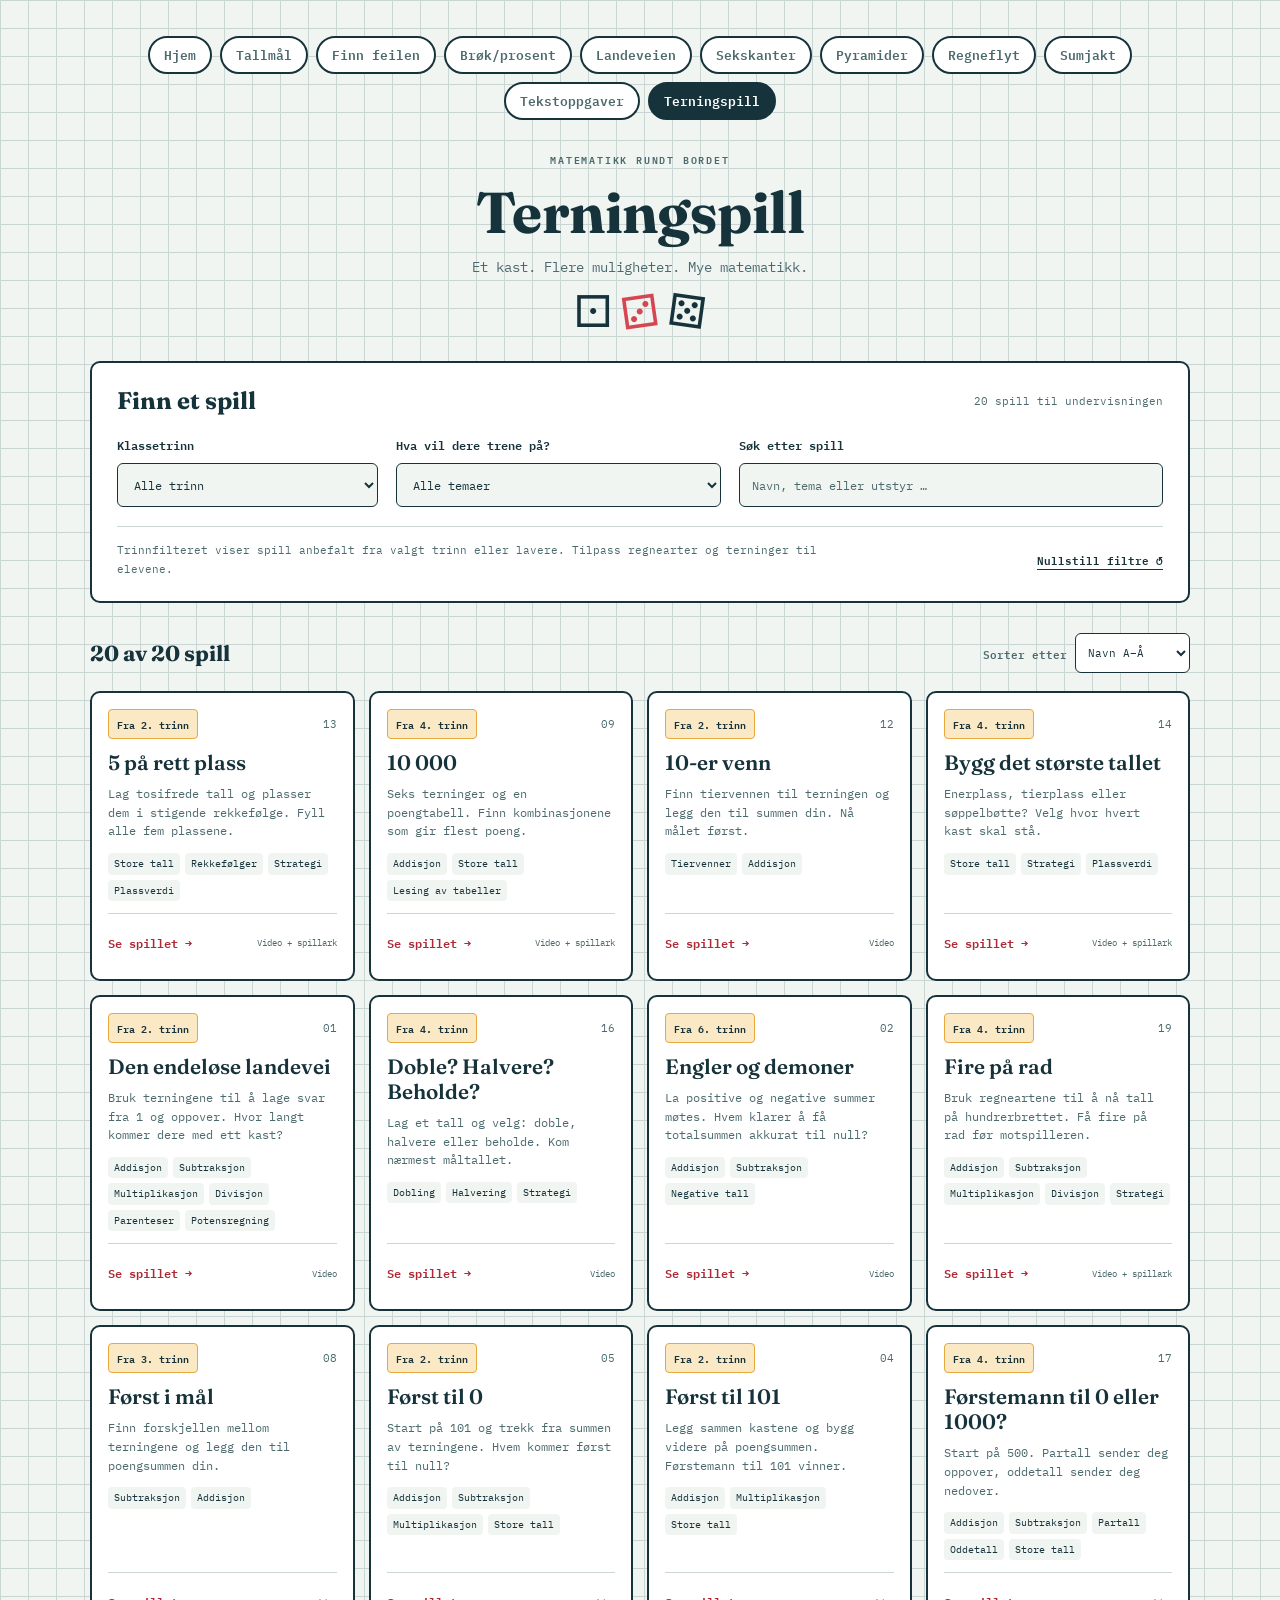
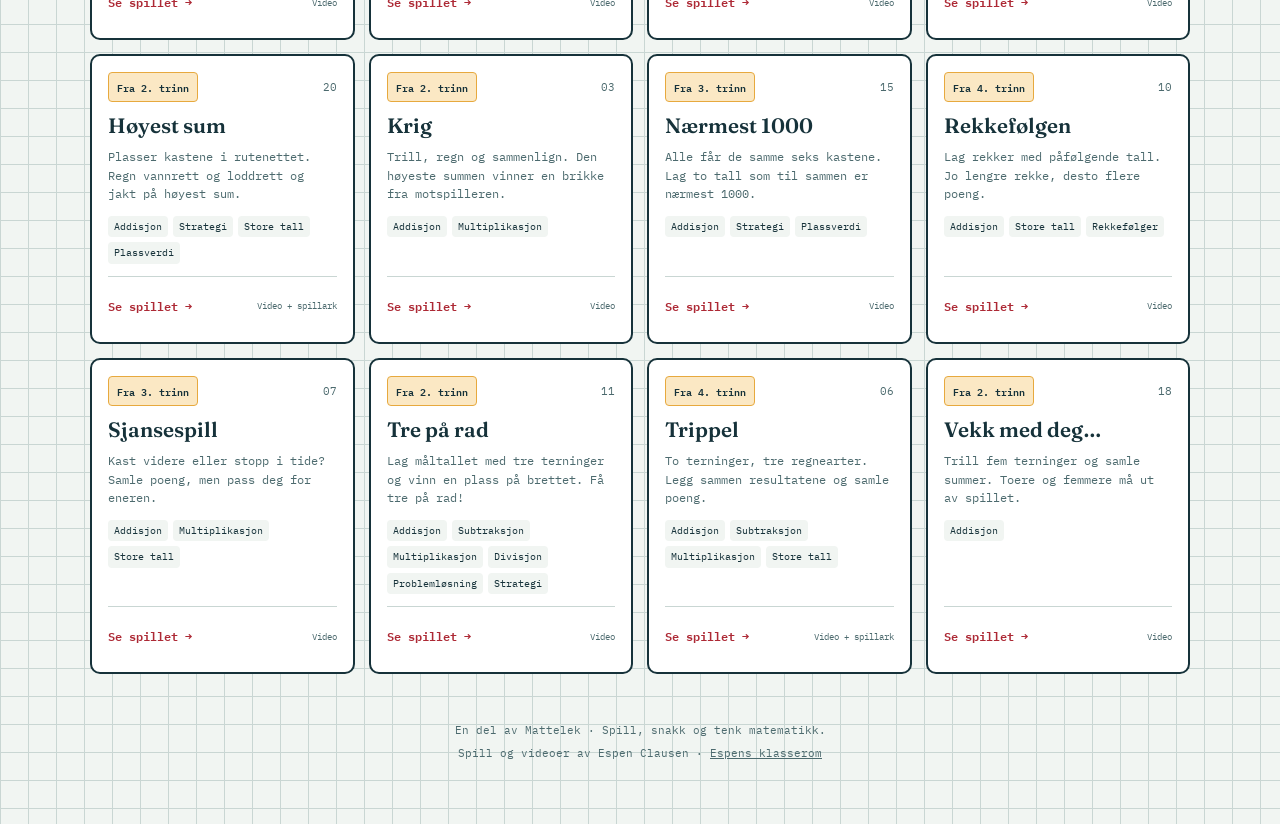
<file: terningspill/index.html>
<!doctype html>
<html lang="nb"><head><meta charset="UTF-8"><meta name="viewport" content="width=device-width, initial-scale=1"><title>Terningspill – Mattelek</title><meta name="description" content="20 terningspill til matematikkundervisningen. Finn spill etter klassetrinn og hva elevene trener på, med regler, videoer og spillark."><link rel="preconnect" href="https://fonts.googleapis.com"><link href="https://fonts.googleapis.com/css2?family=Fraunces:opsz,wght@9..144,500;9..144,600;9..144,700&family=IBM+Plex+Mono:wght@400;500;600;700&display=swap" rel="stylesheet"><link rel="stylesheet" href="style.css"><script src="games.js" defer></script><script src="app.js" defer></script></head>
<body><div class="page"><nav class="site-nav" aria-label="Hovedmeny">
<a class="site-nav-link" href="../index.html">Hjem</a><a class="site-nav-link" href="../tallmal/index.html">Tallmål</a><a class="site-nav-link" href="../finn-feilen/index.html">Finn feilen</a><a class="site-nav-link" href="../brok-prosent/index.html">Brøk/prosent</a><a class="site-nav-link" href="../endelos-landevei/index.html">Landeveien</a><a class="site-nav-link" href="../sekskantsummer/index.html">Sekskanter</a><a class="site-nav-link" href="../pyramider/index.html">Pyramider</a><a class="site-nav-link" href="../regneflyt/index.html">Regneflyt</a><a class="site-nav-link" href="../sumjakt/index.html">Sumjakt</a><a class="site-nav-link" href="../tekstoppgaver/index.html">Tekstoppgaver</a><a class="site-nav-link active" href="index.html" aria-current="page">Terningspill</a>
</nav><header class="site-head"><p class="eyebrow">MATEMATIKK RUNDT BORDET</p><h1>Terningspill</h1><p class="tagline">Et kast. Flere muligheter. Mye matematikk.</p><div class="dice" aria-hidden="true"><span>⚀</span><span>⚂</span><span>⚄</span></div></header>
<main><section class="setup" aria-labelledby="filter-title"><div class="setup-heading"><h2 id="filter-title">Finn et spill</h2><span class="collection-count">20 spill til undervisningen</span></div><div class="filters"><label>Klassetrinn<select id="grade"><option value="">Alle trinn</option value="1">1. trinn</option><option value="2">2. trinn</option><option value="3">3. trinn</option><option value="4">4. trinn</option><option value="5">5. trinn</option><option value="6">6. trinn</option><option value="7">7. trinn</option><option value="8">8. trinn</option><option value="9">9. trinn</option><option value="10">10. trinn</option></select></label><label>Hva vil dere trene på?<select id="topic"><option value="">Alle temaer</option></select></label><label>Søk etter spill<input id="search" type="search" placeholder="Navn, tema eller utstyr …"></label></div><div class="filter-foot"><p>Trinnfilteret viser spill anbefalt fra valgt trinn eller lavere. Tilpass regnearter og terninger til elevene.</p><button class="reset" id="reset" type="button">Nullstill filtre ↺</button></div></section>
<div class="section-head"><h2 id="results" aria-live="polite" aria-atomic="true">Alle spill</h2><label class="sort-label">Sorter etter<select id="sort"><option value="name">Navn A–Å</option><option value="grade">Klassetrinn</option></select></label></div>
<div class="game-grid" id="games"></div><section id="empty" class="empty" hidden><h2>Ingen spill passer til valgene</h2><p>Prøv et annet trinn eller tema, eller fjern søket.</p><button class="primary" id="empty-reset" type="button">Vis alle spill</button></section><noscript><p>Slå på JavaScript for å filtrere og åpne spillene. Du finner også spillene i <a href="https://espensklasserom.com/2025/02/03/10-terningspill-til-matematikkundervisningen/">den første samlingen</a> og <a href="https://espensklasserom.com/2025/03/02/10-nye-terningspill-til-bruk-i-undervisningen/">den andre samlingen</a>.</p></noscript>
</main><footer class="colophon">En del av Mattelek · Spill, snakk og tenk matematikk.<br>Spill og videoer av Espen Clausen · <a href="https://espensklasserom.com/">Espens klasserom</a></footer></div>
<dialog id="game-dialog" aria-labelledby="dialog-title"><div class="dialog-toolbar"><span class="eyebrow">SLIK SPILLER DERE</span><button id="close-dialog" class="close" type="button" aria-label="Lukk spillbeskrivelsen">Lukk ×</button></div><div id="detail"></div></dialog></body></html>
</file>
<file: style.css>
/* ---------------------------------------------------
   Design tokens (samme som resten av mattelek-systemet)
--------------------------------------------------- */
:root {
  --paper: #F1F5F2;
  --paper-line: #C9D6D3;
  --ink: #16323A;
  --ink-soft: #4C6A6E;
  --red: #D64550;
  --red-soft: #F3D3D2;
  --gold: #E7A93E;
  --gold-soft: #FBE8C4;
  --white: #FFFFFF;

  --font-display: "Fraunces", serif;
  --font-mono: "IBM Plex Mono", monospace;

  --radius-s: 6px;
  --radius-m: 10px;
}

* { box-sizing: border-box; }

html, body {
  margin: 0;
  padding: 0;
}

body {
  font-family: var(--font-mono);
  color: var(--ink);
  background-color: var(--paper);
  background-image:
    linear-gradient(var(--paper-line) 1px, transparent 1px),
    linear-gradient(90deg, var(--paper-line) 1px, transparent 1px);
  background-size: 28px 28px;
  min-height: 100vh;
  display: flex;
  justify-content: center;
  padding: 48px 16px 60px;
}

.page {
  width: 100%;
  max-width: 720px;
}

/* ---------------------------------------------------
   Header
--------------------------------------------------- */
.site-head {
  text-align: center;
  margin-bottom: 36px;
}

.site-head h1 {
  font-family: var(--font-display);
  font-weight: 700;
  font-size: clamp(2.6rem, 7vw, 3.6rem);
  margin: 0;
  letter-spacing: -0.01em;
}

.tagline {
  margin: 6px 0 0;
  color: var(--ink-soft);
  font-size: 0.95rem;
}

/* ---------------------------------------------------
   Prosjektkort
--------------------------------------------------- */
.prosjekt-grid {
  display: grid;
  grid-template-columns: repeat(2, 1fr);
  gap: 16px;
}

.prosjekt-kort {
  display: flex;
  flex-direction: column;
  gap: 10px;
  text-align: left;
  padding: 22px 20px;
  border: 2px solid var(--ink);
  border-radius: var(--radius-m);
  background: var(--white);
  text-decoration: none;
  color: var(--ink);
  transition: background 0.12s ease, transform 0.12s ease;
}

.prosjekt-kort:hover {
  background: var(--gold-soft);
  transform: translateY(-3px);
}

.prosjekt-navn {
  font-family: var(--font-display);
  font-weight: 700;
  font-size: 1.4rem;
}

.prosjekt-beskrivelse {
  font-size: 0.85rem;
  color: var(--ink-soft);
  line-height: 1.45;
  flex: 1;
}

.prosjekt-lenke {
  font-size: 0.78rem;
  font-weight: 700;
  letter-spacing: 0.5px;
  color: var(--red);
}

@media (max-width: 560px) {
  .prosjekt-grid {
    grid-template-columns: 1fr;
  }
}

/* ---------------------------------------------------
   Colophon
--------------------------------------------------- */
.colophon {
  text-align: center;
  font-size: 0.75rem;
  color: var(--ink-soft);
  margin-top: 30px;
}

/* Focus visibility */
a:focus-visible {
  outline: 3px solid var(--red);
  outline-offset: 2px;
}
</file>
<file: brok-prosent/style.css>
/* ---------------------------------------------------
   Design tokens (samme som Tallmål, for felles uttrykk)
--------------------------------------------------- */
:root {
  --paper: #F1F5F2;
  --paper-line: #C9D6D3;
  --ink: #16323A;
  --ink-soft: #4C6A6E;
  --red: #D64550;
  --red-soft: #F3D3D2;
  --green: #2E7D5B;
  --green-soft: #D7EBE1;
  --gold: #E7A93E;
  --gold-soft: #FBE8C4;
  --white: #FFFFFF;

  --font-display: "Fraunces", serif;
  --font-mono: "IBM Plex Mono", monospace;

  --radius-s: 6px;
  --radius-m: 10px;
}

* { box-sizing: border-box; }

html, body {
  margin: 0;
  padding: 0;
}

body {
  font-family: var(--font-mono);
  color: var(--ink);
  background-color: var(--paper);
  background-image:
    linear-gradient(var(--paper-line) 1px, transparent 1px),
    linear-gradient(90deg, var(--paper-line) 1px, transparent 1px);
  background-size: 28px 28px;
  min-height: 100vh;
  display: flex;
  justify-content: center;
  padding: 40px 16px 60px;
}

.page {
  width: 100%;
  max-width: 640px;
}

/* ---------------------------------------------------
   Site navigation
--------------------------------------------------- */
.site-nav {
  display: flex;
  justify-content: center;
  flex-wrap: wrap;
  gap: 8px;
  margin-bottom: 18px;
}

.site-nav-link {
  font-family: var(--font-mono);
  font-weight: 600;
  font-size: 0.8rem;
  text-decoration: none;
  color: var(--ink-soft);
  padding: 6px 14px;
  border: 2px solid var(--ink);
  border-radius: 999px;
  background: var(--white);
  transition: background 0.12s ease, color 0.12s ease;
}

.site-nav-link:hover {
  background: var(--gold-soft);
  color: var(--ink);
}

.site-nav-link.active {
  background: var(--ink);
  color: var(--white);
}

/* ---------------------------------------------------
   Header
--------------------------------------------------- */
.site-head {
  text-align: center;
  margin-bottom: 28px;
}

.site-head h1 {
  font-family: var(--font-display);
  font-weight: 700;
  font-size: clamp(2.4rem, 6vw, 3.2rem);
  margin: 0;
  letter-spacing: -0.01em;
}

.tagline {
  margin: 4px 0 0;
  color: var(--ink-soft);
  font-size: 0.95rem;
}

/* ---------------------------------------------------
   Board card
--------------------------------------------------- */
.board {
  background: var(--white);
  border: 2px solid var(--ink);
  border-radius: var(--radius-m);
  overflow: hidden;
}

.board-head {
  display: flex;
  align-items: stretch;
  border-bottom: 2px solid var(--ink);
}

.board-head .tabs {
  flex: 1;
  border-bottom: none;
}

.level-switch {
  flex: 0 0 auto;
  padding: 0 16px;
  border: none;
  border-left: 2px solid var(--ink);
  background: var(--paper);
  color: var(--ink-soft);
  font-family: var(--font-mono);
  font-weight: 600;
  font-size: 0.8rem;
  cursor: pointer;
}

.level-switch:hover {
  background: var(--red-soft);
  color: var(--ink);
}

/* Tabs */
.tabs {
  display: flex;
  border-bottom: 2px solid var(--ink);
}

.tab {
  flex: 1;
  padding: 12px 4px;
  text-align: center;
  font-family: var(--font-mono);
  font-weight: 600;
  font-size: 0.9rem;
  background: var(--paper);
  color: var(--ink-soft);
  border: none;
  border-right: 1px solid var(--paper-line);
  cursor: pointer;
  position: relative;
}

.tab:last-child { border-right: none; }

.tab .tab-stars {
  display: block;
  font-size: 0.7rem;
  letter-spacing: 1px;
  margin-top: 2px;
  color: var(--gold);
}

.tab.active {
  background: var(--white);
  color: var(--ink);
}

.tab.active::after {
  content: "";
  position: absolute;
  left: 0; right: 0; bottom: -2px;
  height: 2px;
  background: var(--white);
}

.tab.solved {
  color: var(--ink);
}

/* ---------------------------------------------------
   Puzzle area
--------------------------------------------------- */
.puzzle {
  padding: 28px 24px 20px;
}

/* Tallet */
.number-wrap {
  display: flex;
  justify-content: center;
  margin-bottom: 22px;
}

.number-ring {
  width: 148px;
  height: 148px;
  border: 3px dashed var(--gold);
  border-radius: 50%;
  display: flex;
  flex-direction: column;
  align-items: center;
  justify-content: center;
}

.number-label {
  font-size: 0.65rem;
  letter-spacing: 2px;
  color: var(--ink-soft);
  margin-bottom: 2px;
}

.number-value {
  font-family: var(--font-display);
  font-weight: 700;
  font-size: 2.6rem;
  line-height: 1;
}

/* Stablet brøkvisning (brukes i toppsirkelen, kortene og påstandene) */
.brok {
  display: inline-flex;
  flex-direction: column;
  align-items: center;
  line-height: 1.15;
  font-family: var(--font-mono);
  font-weight: 700;
}

.number-value .brok {
  font-family: var(--font-display);
  font-size: 2rem;
}

.brok-teller,
.brok-nevner {
  padding: 0 2px;
}

.brok-strek {
  width: 100%;
  min-width: 1.4em;
  border-top: 2px solid currentColor;
  margin: 1px 0;
}

/* Prosentrutenett (10×10) */
.rutenett-100 {
  display: grid;
  grid-template-columns: repeat(10, 1fr);
  gap: 1px;
  width: 90px;
}

.rute {
  aspect-ratio: 1 / 1;
  border: 1px solid var(--ink);
  background: var(--paper);
}

.rute.fylt {
  background: var(--gold);
}

/* Section titles */
.section-title {
  font-family: var(--font-mono);
  font-size: 0.78rem;
  font-weight: 700;
  letter-spacing: 1px;
  text-transform: uppercase;
  color: var(--ink);
  margin: 0 0 10px;
}

.section-hint {
  text-transform: none;
  font-weight: 400;
  letter-spacing: normal;
  color: var(--ink-soft);
}

/* Presentasjonsform-kort */
.repr-grid {
  display: grid;
  grid-template-columns: repeat(2, 1fr);
  gap: 10px;
  margin-bottom: 22px;
}

.repr-card {
  display: flex;
  flex-direction: column;
  gap: 8px;
  text-align: left;
  padding: 14px;
  border: 2px solid var(--ink);
  border-radius: var(--radius-s);
  background: var(--paper);
  cursor: pointer;
  transition: background 0.12s ease, transform 0.12s ease, border-color 0.12s ease;
}

.repr-card:hover {
  transform: translateY(-2px);
}

.repr-card.selected {
  border-color: var(--red);
  background: var(--red-soft);
}

.repr-card.feil-fasit {
  border-color: var(--gold);
}

.repr-card.valgt-riktig {
  border-color: var(--green);
  background: var(--green-soft);
}

.repr-card.valgt-feil {
  border-color: var(--red);
  background: var(--red-soft);
}

.repr-card:disabled,
.repr-card[aria-disabled="true"] {
  cursor: default;
}

.repr-type {
  font-size: 0.68rem;
  letter-spacing: 1px;
  text-transform: uppercase;
  color: var(--ink-soft);
}

.repr-content {
  font-family: var(--font-mono);
  font-size: 1rem;
  font-weight: 600;
  color: var(--ink);
  word-break: break-word;
}

.repr-tag {
  align-self: flex-start;
  font-size: 0.68rem;
  font-weight: 700;
  padding: 2px 8px;
  border-radius: 999px;
  background: var(--gold);
  color: var(--ink);
}

/* Tellebrikker */
.brikke-gruppe {
  display: flex;
  flex-direction: column;
  gap: 4px;
  margin-bottom: 4px;
}

.brikke-gruppe:last-child {
  margin-bottom: 0;
}

.brikke-etikett {
  font-size: 0.62rem;
  letter-spacing: 0.5px;
  color: var(--ink-soft);
}

.brikke-rad {
  display: flex;
  flex-wrap: wrap;
  gap: 4px;
}

.brikke-hundre {
  width: 34px;
  height: 34px;
  border: 2px solid var(--ink);
  border-radius: 3px;
  background-color: var(--gold-soft);
  background-image:
    repeating-linear-gradient(0deg, transparent 0 6.8px, var(--ink) 6.8px 7px),
    repeating-linear-gradient(90deg, transparent 0 6.8px, var(--ink) 6.8px 7px);
  opacity: 0.9;
}

.brikke-ti {
  width: 34px;
  height: 8px;
  border: 2px solid var(--ink);
  border-radius: 2px;
  background-color: var(--gold-soft);
  background-image: repeating-linear-gradient(90deg, transparent 0 2.6px, var(--ink) 2.6px 3px);
}

.brikke-en {
  width: 10px;
  height: 10px;
  border: 2px solid var(--ink);
  border-radius: 2px;
  background-color: var(--red-soft);
}

/* Message */
.message {
  text-align: center;
  min-height: 1.4em;
  font-size: 0.9rem;
  color: var(--ink-soft);
  margin: 0 0 16px;
}

.message.error {
  color: var(--red);
}

.message.success {
  color: var(--ink);
  font-weight: 600;
}

/* Controls */
.controls {
  display: flex;
  gap: 10px;
  flex-wrap: wrap;
  justify-content: center;
}

.ctrl-btn {
  flex: 1 1 auto;
  min-width: 120px;
  padding: 10px 14px;
  border: 2px solid var(--ink);
  border-radius: var(--radius-s);
  background: var(--white);
  color: var(--ink);
  font-family: var(--font-mono);
  font-weight: 600;
  font-size: 0.85rem;
  cursor: pointer;
  transition: background 0.12s ease, color 0.12s ease;
}

.ctrl-btn:hover {
  background: var(--paper);
}

.ctrl-btn--primary {
  background: var(--ink);
  color: var(--white);
}

.ctrl-btn--primary:hover {
  background: var(--red);
  border-color: var(--red);
}

.ctrl-btn:disabled {
  opacity: 0.4;
  cursor: not-allowed;
}

/* Scoreboard */
.scoreboard {
  border-top: 2px solid var(--ink);
  padding: 14px 24px;
  display: flex;
  align-items: center;
  gap: 10px;
  flex-wrap: wrap;
  font-size: 0.85rem;
  background: var(--paper);
}

.scoreboard-label {
  color: var(--ink-soft);
}

.scoreboard-stars {
  color: var(--gold);
  letter-spacing: 1px;
}

.scoreboard-count {
  margin-left: auto;
  color: var(--ink-soft);
  font-weight: 600;
}

/* Colophon */
.colophon {
  text-align: center;
  font-size: 0.75rem;
  color: var(--ink-soft);
  margin-top: 22px;
}

/* ---------------------------------------------------
   Responsive
--------------------------------------------------- */
@media (max-width: 480px) {
  .tabs { flex-wrap: wrap; }
  .tab { flex: 1 1 20%; }
  .puzzle { padding: 22px 14px 16px; }
  .repr-grid { grid-template-columns: 1fr; }
}

/* Focus visibility */
button:focus-visible {
  outline: 3px solid var(--red);
  outline-offset: 2px;
}
</file>
<file: endelos-landevei/style.css>
/* ---------------------------------------------------
   Design tokens (samme som resten av mattelek-systemet)
--------------------------------------------------- */
:root {
  --paper: #F1F5F2;
  --paper-line: #C9D6D3;
  --ink: #16323A;
  --ink-soft: #4C6A6E;
  --red: #D64550;
  --red-soft: #F3D3D2;
  --gold: #E7A93E;
  --gold-soft: #FBE8C4;
  --white: #FFFFFF;

  --font-display: "Fraunces", serif;
  --font-mono: "IBM Plex Mono", monospace;

  --radius-s: 6px;
  --radius-m: 10px;
}

* { box-sizing: border-box; }

html, body {
  margin: 0;
  padding: 0;
}

body {
  font-family: var(--font-mono);
  color: var(--ink);
  background-color: var(--paper);
  background-image:
    linear-gradient(var(--paper-line) 1px, transparent 1px),
    linear-gradient(90deg, var(--paper-line) 1px, transparent 1px);
  background-size: 28px 28px;
  min-height: 100vh;
  display: flex;
  justify-content: center;
  padding: 40px 16px 60px;
}

.page {
  width: 100%;
  max-width: 640px;
}

/* ---------------------------------------------------
   Site navigation
--------------------------------------------------- */
.site-nav {
  display: flex;
  justify-content: center;
  flex-wrap: wrap;
  gap: 8px;
  margin-bottom: 18px;
}

.site-nav-link {
  font-family: var(--font-mono);
  font-weight: 600;
  font-size: 0.8rem;
  text-decoration: none;
  color: var(--ink-soft);
  padding: 6px 14px;
  border: 2px solid var(--ink);
  border-radius: 999px;
  background: var(--white);
  transition: background 0.12s ease, color 0.12s ease;
}

.site-nav-link:hover {
  background: var(--gold-soft);
  color: var(--ink);
}

.site-nav-link.active {
  background: var(--ink);
  color: var(--white);
}

/* ---------------------------------------------------
   Header
--------------------------------------------------- */
.site-head {
  text-align: center;
  margin-bottom: 28px;
}

.site-head h1 {
  font-family: var(--font-display);
  font-weight: 700;
  font-size: clamp(2.2rem, 6vw, 3rem);
  margin: 0;
  letter-spacing: -0.01em;
}

.tagline {
  margin: 4px 0 0;
  color: var(--ink-soft);
  font-size: 0.95rem;
}

/* ---------------------------------------------------
   Board card
--------------------------------------------------- */
.board {
  background: var(--white);
  border: 2px solid var(--ink);
  border-radius: var(--radius-m);
  overflow: hidden;
}

.puzzle {
  padding: 36px 24px 30px;
  display: flex;
  flex-direction: column;
  align-items: center;
}

/* ---------------------------------------------------
   Terningvalg
--------------------------------------------------- */
.terningvalg {
  display: flex;
  gap: 8px;
  margin-bottom: 18px;
}

.terningvalg-knapp {
  padding: 7px 14px;
  border: 2px solid var(--ink);
  border-radius: 999px;
  background: var(--white);
  color: var(--ink-soft);
  font-family: var(--font-mono);
  font-weight: 600;
  font-size: 0.8rem;
  cursor: pointer;
  transition: background 0.12s ease, color 0.12s ease;
}

.terningvalg-knapp:hover {
  background: var(--gold-soft);
}

.terningvalg-knapp.active {
  background: var(--ink);
  color: var(--white);
}

/* ---------------------------------------------------
   Terninger
--------------------------------------------------- */
.terning-rad {
  display: flex;
  flex-wrap: wrap;
  justify-content: center;
  gap: 14px;
  margin-bottom: 18px;
}

.terning {
  width: 64px;
  height: 64px;
  border: 2px solid var(--ink);
  border-radius: 10px;
  background: var(--white);
  display: grid;
  grid-template-columns: repeat(3, 1fr);
  grid-template-rows: repeat(3, 1fr);
  gap: 3px;
  padding: 8px;
}

.terning.ruller {
  animation: terning-rull 0.25s ease-in-out;
}

@keyframes terning-rull {
  0% { transform: rotate(0deg) scale(1); }
  50% { transform: rotate(-6deg) scale(1.05); }
  100% { transform: rotate(0deg) scale(1); }
}

.prikk {
  border-radius: 50%;
  background: transparent;
}

.prikk.aktiv {
  background: var(--ink);
}

.terning-tekst {
  font-size: 0.9rem;
  color: var(--ink-soft);
  min-height: 1.3em;
  margin: 0 0 22px;
  text-align: center;
}

/* ---------------------------------------------------
   Veien – tallrekken og løsningene
--------------------------------------------------- */
.vei-seksjon {
  width: 100%;
  margin-top: 28px;
  padding-top: 24px;
  border-top: 2px solid var(--paper-line);
  display: flex;
  flex-direction: column;
  align-items: center;
}

.vei-mal {
  font-family: var(--font-display);
  font-weight: 700;
  font-size: 1.3rem;
  margin: 0 0 12px;
}

.vei-historikk {
  width: 100%;
  max-height: 220px;
  overflow-y: auto;
  display: flex;
  flex-direction: column;
  gap: 4px;
  margin-bottom: 14px;
}

.vei-historikk:empty {
  display: none;
}

.vei-linje {
  margin: 0;
  padding: 6px 12px;
  background: var(--paper);
  border-radius: var(--radius-s);
  font-size: 0.9rem;
  text-align: center;
}

.vei-melding {
  text-align: center;
  min-height: 1.4em;
  font-size: 0.9rem;
  color: var(--ink-soft);
  margin: 0 0 14px;
}

.vei-melding.error {
  color: var(--red);
  font-weight: 600;
}

/* ---------------------------------------------------
   Controls
--------------------------------------------------- */
.controls {
  display: flex;
  gap: 10px;
  flex-wrap: wrap;
  justify-content: center;
}

.ctrl-btn {
  flex: 1 1 auto;
  min-width: 160px;
  padding: 12px 18px;
  border: 2px solid var(--ink);
  border-radius: var(--radius-s);
  background: var(--white);
  color: var(--ink);
  font-family: var(--font-mono);
  font-weight: 600;
  font-size: 0.9rem;
  cursor: pointer;
  transition: background 0.12s ease, color 0.12s ease;
}

.ctrl-btn:hover {
  background: var(--paper);
}

.ctrl-btn--primary {
  background: var(--ink);
  color: var(--white);
}

.ctrl-btn--primary:hover {
  background: var(--red);
  border-color: var(--red);
}

.ctrl-btn:disabled {
  opacity: 0.4;
  cursor: not-allowed;
}

/* ---------------------------------------------------
   Colophon
--------------------------------------------------- */
.colophon {
  text-align: center;
  font-size: 0.75rem;
  color: var(--ink-soft);
  margin-top: 22px;
}

/* ---------------------------------------------------
   Responsive
--------------------------------------------------- */
@media (max-width: 420px) {
  .terning { width: 52px; height: 52px; }
}

/* Reduced motion */
@media (prefers-reduced-motion: reduce) {
  .terning.ruller {
    animation: none;
  }
}

/* Focus visibility */
button:focus-visible {
  outline: 3px solid var(--red);
  outline-offset: 2px;
}
</file>
<file: finn-feilen/style.css>
/* ---------------------------------------------------
   Design tokens (samme som Tallmål, for felles uttrykk)
--------------------------------------------------- */
:root {
  --paper: #F1F5F2;
  --paper-line: #C9D6D3;
  --ink: #16323A;
  --ink-soft: #4C6A6E;
  --red: #D64550;
  --red-soft: #F3D3D2;
  --green: #2E7D5B;
  --green-soft: #D7EBE1;
  --gold: #E7A93E;
  --gold-soft: #FBE8C4;
  --white: #FFFFFF;

  --font-display: "Fraunces", serif;
  --font-mono: "IBM Plex Mono", monospace;

  --radius-s: 6px;
  --radius-m: 10px;
}

* { box-sizing: border-box; }

html, body {
  margin: 0;
  padding: 0;
}

body {
  font-family: var(--font-mono);
  color: var(--ink);
  background-color: var(--paper);
  background-image:
    linear-gradient(var(--paper-line) 1px, transparent 1px),
    linear-gradient(90deg, var(--paper-line) 1px, transparent 1px);
  background-size: 28px 28px;
  min-height: 100vh;
  display: flex;
  justify-content: center;
  padding: 40px 16px 60px;
}

.page {
  width: 100%;
  max-width: 640px;
}

/* ---------------------------------------------------
   Site navigation
--------------------------------------------------- */
.site-nav {
  display: flex;
  justify-content: center;
  flex-wrap: wrap;
  gap: 8px;
  margin-bottom: 18px;
}

.site-nav-link {
  font-family: var(--font-mono);
  font-weight: 600;
  font-size: 0.8rem;
  text-decoration: none;
  color: var(--ink-soft);
  padding: 6px 14px;
  border: 2px solid var(--ink);
  border-radius: 999px;
  background: var(--white);
  transition: background 0.12s ease, color 0.12s ease;
}

.site-nav-link:hover {
  background: var(--gold-soft);
  color: var(--ink);
}

.site-nav-link.active {
  background: var(--ink);
  color: var(--white);
}

/* ---------------------------------------------------
   Header
--------------------------------------------------- */
.site-head {
  text-align: center;
  margin-bottom: 28px;
}

.site-head h1 {
  font-family: var(--font-display);
  font-weight: 700;
  font-size: clamp(2.4rem, 6vw, 3.2rem);
  margin: 0;
  letter-spacing: -0.01em;
}

.tagline {
  margin: 4px 0 0;
  color: var(--ink-soft);
  font-size: 0.95rem;
}

/* ---------------------------------------------------
   Board card
--------------------------------------------------- */
.board {
  background: var(--white);
  border: 2px solid var(--ink);
  border-radius: var(--radius-m);
  overflow: hidden;
}

.board-head {
  display: flex;
  align-items: stretch;
  border-bottom: 2px solid var(--ink);
}

.board-head .tabs {
  flex: 1;
  border-bottom: none;
}

.level-switch {
  flex: 0 0 auto;
  padding: 0 16px;
  border: none;
  border-left: 2px solid var(--ink);
  background: var(--paper);
  color: var(--ink-soft);
  font-family: var(--font-mono);
  font-weight: 600;
  font-size: 0.8rem;
  cursor: pointer;
}

.level-switch:hover {
  background: var(--red-soft);
  color: var(--ink);
}

/* Tabs */
.tabs {
  display: flex;
  border-bottom: 2px solid var(--ink);
}

.tab {
  flex: 1;
  padding: 12px 4px;
  text-align: center;
  font-family: var(--font-mono);
  font-weight: 600;
  font-size: 0.9rem;
  background: var(--paper);
  color: var(--ink-soft);
  border: none;
  border-right: 1px solid var(--paper-line);
  cursor: pointer;
  position: relative;
}

.tab:last-child { border-right: none; }

.tab .tab-stars {
  display: block;
  font-size: 0.7rem;
  letter-spacing: 1px;
  margin-top: 2px;
  color: var(--gold);
}

.tab.active {
  background: var(--white);
  color: var(--ink);
}

.tab.active::after {
  content: "";
  position: absolute;
  left: 0; right: 0; bottom: -2px;
  height: 2px;
  background: var(--white);
}

.tab.solved {
  color: var(--ink);
}

/* ---------------------------------------------------
   Puzzle area
--------------------------------------------------- */
.puzzle {
  padding: 28px 24px 20px;
}

/* Tallet */
.number-wrap {
  display: flex;
  justify-content: center;
  margin-bottom: 22px;
}

.number-ring {
  width: 148px;
  height: 148px;
  border: 3px dashed var(--gold);
  border-radius: 50%;
  display: flex;
  flex-direction: column;
  align-items: center;
  justify-content: center;
}

.number-label {
  font-size: 0.65rem;
  letter-spacing: 2px;
  color: var(--ink-soft);
  margin-bottom: 2px;
}

.number-value {
  font-family: var(--font-display);
  font-weight: 700;
  font-size: 2.6rem;
  line-height: 1;
}

/* Section titles */
.section-title {
  font-family: var(--font-mono);
  font-size: 0.78rem;
  font-weight: 700;
  letter-spacing: 1px;
  text-transform: uppercase;
  color: var(--ink);
  margin: 0 0 10px;
}

.section-hint {
  text-transform: none;
  font-weight: 400;
  letter-spacing: normal;
  color: var(--ink-soft);
}

/* Presentasjonsform-kort */
.repr-grid {
  display: grid;
  grid-template-columns: repeat(2, 1fr);
  gap: 10px;
  margin-bottom: 22px;
}

.repr-card {
  display: flex;
  flex-direction: column;
  gap: 8px;
  text-align: left;
  padding: 14px;
  border: 2px solid var(--ink);
  border-radius: var(--radius-s);
  background: var(--paper);
  cursor: pointer;
  transition: background 0.12s ease, transform 0.12s ease, border-color 0.12s ease;
}

.repr-card:hover {
  transform: translateY(-2px);
}

.repr-card.selected {
  border-color: var(--red);
  background: var(--red-soft);
}

.repr-card.feil-fasit {
  border-color: var(--gold);
}

.repr-card.valgt-riktig {
  border-color: var(--green);
  background: var(--green-soft);
}

.repr-card.valgt-feil {
  border-color: var(--red);
  background: var(--red-soft);
}

.repr-card:disabled,
.repr-card[aria-disabled="true"] {
  cursor: default;
}

.repr-type {
  font-size: 0.68rem;
  letter-spacing: 1px;
  text-transform: uppercase;
  color: var(--ink-soft);
}

.repr-content {
  font-family: var(--font-mono);
  font-size: 1rem;
  font-weight: 600;
  color: var(--ink);
  word-break: break-word;
}

.repr-tag {
  align-self: flex-start;
  font-size: 0.68rem;
  font-weight: 700;
  padding: 2px 8px;
  border-radius: 999px;
  background: var(--gold);
  color: var(--ink);
}

/* Tellebrikker */
.brikke-gruppe {
  display: flex;
  flex-direction: column;
  gap: 4px;
  margin-bottom: 4px;
}

.brikke-gruppe:last-child {
  margin-bottom: 0;
}

.brikke-etikett {
  font-size: 0.62rem;
  letter-spacing: 0.5px;
  color: var(--ink-soft);
}

.brikke-rad {
  display: flex;
  flex-wrap: wrap;
  gap: 4px;
}

.brikke-hundre {
  width: 34px;
  height: 34px;
  border: 2px solid var(--ink);
  border-radius: 3px;
  background-color: var(--gold-soft);
  background-image:
    repeating-linear-gradient(0deg, transparent 0 6.8px, var(--ink) 6.8px 7px),
    repeating-linear-gradient(90deg, transparent 0 6.8px, var(--ink) 6.8px 7px);
  opacity: 0.9;
}

.brikke-ti {
  width: 34px;
  height: 8px;
  border: 2px solid var(--ink);
  border-radius: 2px;
  background-color: var(--gold-soft);
  background-image: repeating-linear-gradient(90deg, transparent 0 2.6px, var(--ink) 2.6px 3px);
}

.brikke-en {
  width: 10px;
  height: 10px;
  border: 2px solid var(--ink);
  border-radius: 2px;
  background-color: var(--red-soft);
}

/* Message */
.message {
  text-align: center;
  min-height: 1.4em;
  font-size: 0.9rem;
  color: var(--ink-soft);
  margin: 0 0 16px;
}

.message.error {
  color: var(--red);
}

.message.success {
  color: var(--ink);
  font-weight: 600;
}

/* Controls */
.controls {
  display: flex;
  gap: 10px;
  flex-wrap: wrap;
  justify-content: center;
}

.ctrl-btn {
  flex: 1 1 auto;
  min-width: 120px;
  padding: 10px 14px;
  border: 2px solid var(--ink);
  border-radius: var(--radius-s);
  background: var(--white);
  color: var(--ink);
  font-family: var(--font-mono);
  font-weight: 600;
  font-size: 0.85rem;
  cursor: pointer;
  transition: background 0.12s ease, color 0.12s ease;
}

.ctrl-btn:hover {
  background: var(--paper);
}

.ctrl-btn--primary {
  background: var(--ink);
  color: var(--white);
}

.ctrl-btn--primary:hover {
  background: var(--red);
  border-color: var(--red);
}

.ctrl-btn:disabled {
  opacity: 0.4;
  cursor: not-allowed;
}

/* Scoreboard */
.scoreboard {
  border-top: 2px solid var(--ink);
  padding: 14px 24px;
  display: flex;
  align-items: center;
  gap: 10px;
  flex-wrap: wrap;
  font-size: 0.85rem;
  background: var(--paper);
}

.scoreboard-label {
  color: var(--ink-soft);
}

.scoreboard-stars {
  color: var(--gold);
  letter-spacing: 1px;
}

.scoreboard-count {
  margin-left: auto;
  color: var(--ink-soft);
  font-weight: 600;
}

/* Colophon */
.colophon {
  text-align: center;
  font-size: 0.75rem;
  color: var(--ink-soft);
  margin-top: 22px;
}

/* ---------------------------------------------------
   Responsive
--------------------------------------------------- */
@media (max-width: 480px) {
  .tabs { flex-wrap: wrap; }
  .tab { flex: 1 1 20%; }
  .puzzle { padding: 22px 14px 16px; }
  .repr-grid { grid-template-columns: 1fr; }
}

/* Focus visibility */
button:focus-visible {
  outline: 3px solid var(--red);
  outline-offset: 2px;
}
</file>
<file: pyramider/style.css>
/* ---------------------------------------------------
   Design tokens (samme som resten av mattelek-systemet)
--------------------------------------------------- */
:root {
  --paper: #F1F5F2;
  --paper-line: #C9D6D3;
  --ink: #16323A;
  --ink-soft: #4C6A6E;
  --red: #D64550;
  --red-soft: #F3D3D2;
  --gold: #E7A93E;
  --gold-soft: #FBE8C4;
  --white: #FFFFFF;
  --green: #2E7D5B;
  --green-soft: #D7EBE1;

  --font-display: "Fraunces", serif;
  --font-mono: "IBM Plex Mono", monospace;

  --radius-s: 6px;
  --radius-m: 10px;
}

* { box-sizing: border-box; }

html, body {
  margin: 0;
  padding: 0;
}

body {
  font-family: var(--font-mono);
  color: var(--ink);
  background-color: var(--paper);
  background-image:
    linear-gradient(var(--paper-line) 1px, transparent 1px),
    linear-gradient(90deg, var(--paper-line) 1px, transparent 1px);
  background-size: 28px 28px;
  min-height: 100vh;
  display: flex;
  justify-content: center;
  padding: 40px 16px 60px;
}

.page {
  width: 100%;
  max-width: 640px;
}

/* ---------------------------------------------------
   Site navigation
--------------------------------------------------- */
.site-nav {
  display: flex;
  justify-content: center;
  flex-wrap: wrap;
  gap: 8px;
  margin-bottom: 18px;
}

.site-nav-link {
  font-family: var(--font-mono);
  font-weight: 600;
  font-size: 0.8rem;
  text-decoration: none;
  color: var(--ink-soft);
  padding: 6px 14px;
  border: 2px solid var(--ink);
  border-radius: 999px;
  background: var(--white);
  transition: background 0.12s ease, color 0.12s ease;
}

.site-nav-link:hover {
  background: var(--gold-soft);
  color: var(--ink);
}

.site-nav-link.active {
  background: var(--ink);
  color: var(--white);
}

/* ---------------------------------------------------
   Header
--------------------------------------------------- */
.site-head {
  text-align: center;
  margin-bottom: 28px;
}

.site-head h1 {
  font-family: var(--font-display);
  font-weight: 700;
  font-size: clamp(2.2rem, 6vw, 3rem);
  margin: 0;
  letter-spacing: -0.01em;
}

.tagline {
  margin: 4px 0 0;
  color: var(--ink-soft);
  font-size: 0.95rem;
}

/* ---------------------------------------------------
   Brett
--------------------------------------------------- */
.page { max-width: 760px; }

.board {
  background: var(--white);
  border: 2px solid var(--ink);
  border-radius: var(--radius-m);
  padding: 24px 20px 0;
  overflow: hidden;
}

/* Valg av størrelse og vanskelighetsgrad */
.valg {
  display: flex;
  flex-direction: column;
  gap: 12px;
  margin: 0 0 24px;
  padding-bottom: 16px;
  border-bottom: 1px solid var(--paper-line);
}

.valg-gruppe { display: flex; flex-direction: column; gap: 6px; }

.valg-etikett {
  font-size: 0.68rem;
  font-weight: 700;
  letter-spacing: 1px;
  text-transform: uppercase;
  color: var(--ink-soft);
}

.valg-knapper { display: flex; flex-wrap: wrap; gap: 6px; }

.valg-knapp {
  padding: 6px 13px;
  border: 2px solid var(--ink);
  border-radius: 999px;
  background: var(--white);
  color: var(--ink-soft);
  font-family: var(--font-mono);
  font-weight: 600;
  font-size: 0.78rem;
  cursor: pointer;
  transition: background 0.12s ease, color 0.12s ease;
}

.valg-knapp:hover { background: var(--gold-soft); }
.valg-knapp.active { background: var(--ink); color: var(--white); }

.valg-info { margin: 0; font-size: 0.8rem; color: var(--ink-soft); }

/* ---------------------------------------------------
   Pyramiden
   Bunnen ligger først i HTML-en og snus visuelt med
   column-reverse, så tastaturrekkefølgen går nedenfra og opp.
--------------------------------------------------- */
.pyramide-wrap {
  display: flex;
  justify-content: center;
  padding: 4px 0 8px;
}

.pyramide {
  --n: 4;
  --w: min(88px, calc((100vw - 96px) / var(--n)));
  display: flex;
  flex-direction: column-reverse;
  align-items: center;
  gap: 6px;
}

.rad { display: flex; gap: 6px; }

.celle {
  width: var(--w);
  height: max(40px, calc(var(--w) * 0.7));
  display: flex;
  align-items: center;
  justify-content: center;
  border: 2px solid var(--ink);
  border-radius: var(--radius-s);
  background: var(--white);
  color: var(--ink);
  font-family: var(--font-mono);
  font-weight: 700;
  font-size: clamp(14px, calc(var(--w) * 0.3), 24px);
  transition: background 0.15s ease, border-color 0.15s ease;
}

.celle input {
  width: 100%;
  height: 100%;
  padding: 0;
  border: none;
  border-radius: inherit;
  background: transparent;
  color: inherit;
  font: inherit;
  text-align: center;
  outline: none;
}

.celle:focus-within { outline: 3px solid var(--red); outline-offset: 2px; }

/* Gitt tall */
.celle.gitt {
  background: var(--gold-soft);
  border-color: var(--gold);
}

/* Svar som er sjekket */
.celle.riktig { background: var(--green-soft); border-color: var(--green); }

.celle.feil {
  background: var(--red-soft);
  border-color: var(--red);
  animation: rist 0.4s ease-in-out;
}

/* Tall som er vist som fasit */
.celle.fasit {
  background: var(--paper);
  border-style: dashed;
  color: var(--ink-soft);
}

@keyframes rist {
  0%, 100% { transform: translateX(0); }
  20% { transform: translateX(-4px); }
  40% { transform: translateX(4px); }
  60% { transform: translateX(-3px); }
  80% { transform: translateX(3px); }
}

/* ---------------------------------------------------
   Melding, knapper og poengstripe
--------------------------------------------------- */
.message {
  text-align: center;
  min-height: 1.4em;
  font-size: 0.92rem;
  color: var(--ink-soft);
  margin: 14px 0 16px;
}

.message.error { color: var(--red); font-weight: 600; }
.message.success { color: var(--ink); font-weight: 600; }

.knapper {
  display: flex;
  flex-wrap: wrap;
  justify-content: center;
  gap: 10px;
  margin-bottom: 22px;
}

.ctrl-btn {
  min-width: 130px;
  padding: 10px 18px;
  border: 2px solid var(--ink);
  border-radius: var(--radius-s);
  background: var(--white);
  color: var(--ink);
  font-family: var(--font-mono);
  font-weight: 600;
  font-size: 0.85rem;
  cursor: pointer;
  transition: background 0.12s ease, color 0.12s ease;
}

.ctrl-btn:hover { background: var(--paper); }
.ctrl-btn--primary { background: var(--ink); color: var(--white); }
.ctrl-btn--primary:hover { background: var(--red); border-color: var(--red); }
.ctrl-btn:disabled { opacity: 0.4; cursor: not-allowed; }
.ctrl-btn:disabled:hover { background: var(--white); }
.ctrl-btn--primary:disabled:hover { background: var(--ink); border-color: var(--ink); }

.scoreboard {
  margin: 0 -20px;
  border-top: 2px solid var(--ink);
  padding: 14px 24px;
  display: flex;
  align-items: center;
  gap: 24px;
  flex-wrap: wrap;
  font-size: 0.88rem;
  background: var(--paper);
}

.colophon {
  text-align: center;
  font-size: 0.75rem;
  color: var(--ink-soft);
  margin-top: 22px;
}

@media (max-width: 600px) {
  .board { padding: 16px 12px 0; }
  .scoreboard { margin: 0 -12px; padding: 12px 16px; gap: 16px; }
  .ctrl-btn { min-width: 0; flex: 1 1 auto; }
}

@media (prefers-reduced-motion: reduce) {
  .celle.feil { animation: none; }
}

button:focus-visible, a:focus-visible {
  outline: 3px solid var(--red);
  outline-offset: 2px;
}
</file>
<file: regneflyt/style.css>
:root{--paper:#F1F5F2;--paper-line:#C9D6D3;--ink:#16323A;--ink-soft:#4C6A6E;--red:#D64550;--red-soft:#F3D3D2;--gold:#E7A93E;--gold-soft:#FBE8C4;--white:#fff;--font-display:'Fraunces',Georgia,serif;--font-mono:'IBM Plex Mono',monospace;--radius-s:6px;--radius-m:10px}*{box-sizing:border-box}html,body{margin:0;padding:0}body{font-family:var(--font-mono);color:var(--ink);background-color:var(--paper);background-image:linear-gradient(var(--paper-line) 1px,transparent 1px),linear-gradient(90deg,var(--paper-line) 1px,transparent 1px);background-size:28px 28px;min-height:100vh;padding:36px 16px 50px}.page{max-width:720px;margin:auto}.site-nav{display:flex;justify-content:center;flex-wrap:wrap;gap:8px;margin-bottom:22px}.site-nav-link{font-family:var(--font-mono);font-weight:600;font-size:.8rem;text-decoration:none;color:var(--ink-soft);padding:6px 14px;border:2px solid var(--ink);border-radius:999px;background:var(--white)}.site-nav-link:hover{background:var(--gold-soft);color:var(--ink)}.site-nav-link.active{background:var(--ink);color:white}.site-head{text-align:center;margin-bottom:24px}.site-head h1{font-family:var(--font-display);font-weight:700;font-size:clamp(2.6rem,7vw,3.6rem);margin:0;letter-spacing:-.01em}.tagline{margin:6px 0 0;color:var(--ink-soft);font-size:.9rem;line-height:1.6}.facts{display:flex;justify-content:center;gap:0;margin:0 auto 20px;background:var(--gold-soft);border:2px solid var(--ink);border-radius:var(--radius-s);padding:12px 8px}.facts span{font-size:.75rem;padding:0 16px;border-right:1px solid #b8a584;text-align:center}.facts span:last-child{border:0}.facts b{font-size:1rem}.builder{border:2px solid var(--ink);background:white;border-radius:var(--radius-m);padding:28px 30px}.card-top{display:flex;align-items:center;justify-content:space-between;gap:12px}.eyebrow{font-size:.65rem;font-weight:600;letter-spacing:1px;color:var(--ink-soft)}.pill{font-size:.65rem;border:1px solid var(--paper-line);border-radius:4px;padding:4px 7px;color:var(--ink-soft)}h2{font-family:var(--font-display);font-size:1.8rem;line-height:1.2;margin:15px 0 8px}.sub{font-size:.8rem;color:var(--ink-soft);line-height:1.6;margin:0 0 27px}fieldset{border:0;padding:0;margin:0 0 24px;min-width:0}legend{font-size:.85rem;font-weight:600;padding:0;margin-bottom:13px}.step{display:inline-grid;place-items:center;width:25px;height:25px;background:var(--gold-soft);border:1px solid var(--ink);border-radius:50%;margin-right:6px;font-size:.75rem}.operations{display:grid;grid-template-columns:repeat(4,1fr);gap:10px}label{position:relative;cursor:pointer}input[type=radio]{position:absolute;opacity:0;width:1px;height:1px}.operations label>span{display:flex;flex-direction:column;align-items:center;justify-content:center;gap:9px;padding:14px 3px;border:2px solid var(--ink);border-radius:var(--radius-s);font-size:.7rem;min-height:88px;background:white;transition:background .12s}.operations b{font-size:1.8rem;font-weight:500;line-height:1}.ranges{display:grid;grid-template-columns:repeat(3,1fr);gap:10px}.ranges label>span{display:flex;align-items:center;justify-content:center;flex-direction:column;gap:5px;border:2px solid var(--ink);border-radius:var(--radius-s);padding:13px 4px;font-size:1rem;font-weight:600;background:white}.ranges small{font-size:.65rem;font-weight:400}.operations label:hover>span,.ranges label:hover>span{background:var(--gold-soft)}input:checked+span{background:var(--ink)!important;color:white}.range-help{font-size:.72rem;line-height:1.6;color:var(--ink-soft);min-height:36px;margin:11px 0 0}.included{display:flex;gap:14px;align-items:center;border-top:1px solid var(--paper-line);padding:20px 0}.book-icon{font-size:32px;color:var(--red)}.included strong{font-family:var(--font-display);font-size:1.1rem}.included p{font-size:.72rem;color:var(--ink-soft);line-height:1.7;margin:5px 0 0}.generate{display:flex;justify-content:space-between;align-items:center;gap:10px;border:2px solid var(--ink);border-radius:var(--radius-s);background:var(--red);color:white;width:100%;font-family:var(--font-mono);font-size:.83rem;font-weight:600;padding:15px 17px;cursor:pointer}.generate:hover{background:#b72e3a}.generate span{font-size:1.3rem}.privacy{text-align:center;font-size:.65rem;color:var(--ink-soft);line-height:1.6;margin:12px 0 0}#status{font-size:.75rem;line-height:1.7}#status:not(:empty){padding:14px;margin-top:16px;border:1px solid var(--ink);border-radius:var(--radius-s);background:var(--gold-soft)}.how{display:grid;grid-template-columns:repeat(3,1fr);gap:14px;margin-top:20px}.how>div{background:var(--paper);border:1px solid var(--paper-line);border-radius:var(--radius-s);padding:15px}.how span{font-weight:700;font-size:.75rem;color:#ae303b}.how h3{font-family:var(--font-display);font-size:1rem;margin:7px 0}.how p{font-size:.7rem;line-height:1.6;margin:0;color:var(--ink-soft)}.colophon{text-align:center;font-size:.7rem;color:var(--ink-soft);margin-top:26px;line-height:1.6}a:focus-visible,button:focus-visible,input:focus-visible+span{outline:3px solid var(--red);outline-offset:3px}.generate:focus-visible{outline-color:var(--ink)}@media(max-width:560px){body{padding:24px 14px 35px}.builder{padding:22px 17px}.operations{grid-template-columns:repeat(2,1fr)}.operations label>span{min-height:76px;font-size:.75rem}.facts span{font-size:.65rem;padding:0 9px}.facts b{display:block;font-size:1.1rem;margin-bottom:3px}.how{grid-template-columns:1fr;gap:8px}.how>div{display:grid;grid-template-columns:28px 1fr;column-gap:8px;padding:13px 16px}.how span{grid-row:span 2;margin-top:4px}.how h3{margin:0 0 5px}.ranges small{font-size:.55rem}.generate{font-size:.75rem}.tagline{font-size:.8rem}.eyebrow{font-size:.58rem}.included{gap:10px}}@media(prefers-reduced-motion:reduce){*{transition:none!important}}
</file>
<file: sekskantsummer/style.css>
/* ---------------------------------------------------
   Design tokens (samme som resten av mattelek-systemet)
--------------------------------------------------- */
:root {
  --paper: #F1F5F2;
  --paper-line: #C9D6D3;
  --ink: #16323A;
  --ink-soft: #4C6A6E;
  --red: #D64550;
  --red-soft: #F3D3D2;
  --gold: #E7A93E;
  --gold-soft: #FBE8C4;
  --white: #FFFFFF;
  --green: #2E7D5B;
  --green-soft: #D7EBE1;

  --font-display: "Fraunces", serif;
  --font-mono: "IBM Plex Mono", monospace;

  --radius-s: 6px;
  --radius-m: 10px;
}

* { box-sizing: border-box; }

html, body {
  margin: 0;
  padding: 0;
}

body {
  font-family: var(--font-mono);
  color: var(--ink);
  background-color: var(--paper);
  background-image:
    linear-gradient(var(--paper-line) 1px, transparent 1px),
    linear-gradient(90deg, var(--paper-line) 1px, transparent 1px);
  background-size: 28px 28px;
  min-height: 100vh;
  display: flex;
  justify-content: center;
  padding: 40px 16px 60px;
}

.page {
  width: 100%;
  max-width: 640px;
}

/* ---------------------------------------------------
   Site navigation
--------------------------------------------------- */
.site-nav {
  display: flex;
  justify-content: center;
  flex-wrap: wrap;
  gap: 8px;
  margin-bottom: 18px;
}

.site-nav-link {
  font-family: var(--font-mono);
  font-weight: 600;
  font-size: 0.8rem;
  text-decoration: none;
  color: var(--ink-soft);
  padding: 6px 14px;
  border: 2px solid var(--ink);
  border-radius: 999px;
  background: var(--white);
  transition: background 0.12s ease, color 0.12s ease;
}

.site-nav-link:hover {
  background: var(--gold-soft);
  color: var(--ink);
}

.site-nav-link.active {
  background: var(--ink);
  color: var(--white);
}

/* ---------------------------------------------------
   Header
--------------------------------------------------- */
.site-head {
  text-align: center;
  margin-bottom: 28px;
}

.site-head h1 {
  font-family: var(--font-display);
  font-weight: 700;
  font-size: clamp(2.2rem, 6vw, 3rem);
  margin: 0;
  letter-spacing: -0.01em;
}

.tagline {
  margin: 4px 0 0;
  color: var(--ink-soft);
  font-size: 0.95rem;
}

/* ---------------------------------------------------
   Brett
--------------------------------------------------- */
.page { max-width: 760px; }

.board {
  background: var(--white);
  border: 2px solid var(--ink);
  border-radius: var(--radius-m);
  padding: 24px 20px 0;
  overflow: hidden;
}

/* Valg av regneart og nivå */
.valg {
  display: flex;
  flex-direction: column;
  gap: 12px;
  margin: 0 0 22px;
  padding-bottom: 16px;
  border-bottom: 1px solid var(--paper-line);
}

.valg-gruppe { display: flex; flex-direction: column; gap: 6px; }

.valg-etikett {
  font-size: 0.68rem;
  font-weight: 700;
  letter-spacing: 1px;
  text-transform: uppercase;
  color: var(--ink-soft);
}

.valg-knapper { display: flex; flex-wrap: wrap; gap: 6px; }

.valg-knapp {
  padding: 6px 13px;
  border: 2px solid var(--ink);
  border-radius: 999px;
  background: var(--white);
  color: var(--ink-soft);
  font-family: var(--font-mono);
  font-weight: 600;
  font-size: 0.78rem;
  cursor: pointer;
  transition: background 0.12s ease, color 0.12s ease;
}

.valg-knapp:hover { background: var(--gold-soft); }
.valg-knapp.active { background: var(--ink); color: var(--white); }

.valg-info {
  margin: 0;
  font-size: 0.8rem;
  color: var(--ink-soft);
}

/* Ringen: seks sekskanter rundt et tomt midtfelt.
   Plasseringen er regnet ut for sekskanter med spiss opp,
   i et område med sideforhold 533,2 : 511,8. */
.ring {
  position: relative;
  width: 100%;
  aspect-ratio: 533.2 / 511.8;
}

.hex-wrap {
  position: absolute;
  width: 32.48%;
}

.hex-0 { left: 50.64%; top: 0; }
.hex-1 { left: 67.52%; top: 30.46%; }
.hex-2 { left: 50.64%; top: 60.92%; }
.hex-3 { left: 16.88%; top: 60.92%; }
.hex-4 { left: 0;      top: 30.46%; }
.hex-5 { left: 16.88%; top: 0; }
.hex-midt { left: 33.76%; top: 30.46%; }

.hex-svg { display: block; width: 100%; height: auto; overflow: visible; }

/* ---------------------------------------------------
   Sekskant
--------------------------------------------------- */
.hex-form {
  fill: var(--white);
  stroke: var(--ink);
  stroke-width: 3;
  stroke-linejoin: round;
  transition: fill 0.2s ease, stroke 0.2s ease;
}

.hex.lost .hex-form { fill: var(--green-soft); stroke: var(--green); }

.mal-ring {
  fill: var(--gold-soft);
  stroke: var(--gold);
  stroke-width: 3;
  stroke-dasharray: 6 5;
  transition: fill 0.2s ease, stroke 0.2s ease;
}

.hex.lost .mal-ring { fill: var(--white); stroke: var(--green); stroke-dasharray: none; }

.mal-tekst {
  font-family: var(--font-display);
  font-weight: 700;
  font-size: 26px;
  text-anchor: middle;
  dominant-baseline: central;
  fill: var(--ink);
  pointer-events: none;
}

/* Regnetegn ved siden av måltallet */
.op-merke {
  fill: var(--ink);
}

.op-tekst {
  font-family: var(--font-mono);
  font-weight: 700;
  font-size: 15px;
  text-anchor: middle;
  dominant-baseline: central;
  fill: var(--white);
  pointer-events: none;
}

.hex.lost .op-merke { fill: var(--green); }

/* Større tall får mindre skrift */
.mal-tekst.d3 { font-size: 22px; }
.mal-tekst.d4 { font-size: 18px; }
.felt-tekst.d3 { font-size: 16px; }

/* Tallfeltene */
.felt { cursor: pointer; outline: none; }

.felt-sirkel {
  fill: var(--paper);
  stroke: var(--ink);
  stroke-width: 2.5;
  transition: fill 0.12s ease, stroke 0.12s ease;
}

.felt-tekst {
  font-family: var(--font-mono);
  font-weight: 700;
  font-size: 19px;
  text-anchor: middle;
  dominant-baseline: central;
  fill: var(--ink);
  pointer-events: none;
  user-select: none;
}

.felt:hover .felt-sirkel { fill: var(--gold-soft); }

.felt:focus-visible .felt-sirkel { stroke: var(--red); stroke-width: 4.5; }

.felt.valgt .felt-sirkel { fill: var(--red); stroke: var(--red); }
.felt.valgt .felt-tekst { fill: var(--white); }

.felt.riktig .felt-sirkel { fill: var(--green); stroke: var(--green); }
.felt.riktig .felt-tekst { fill: var(--white); }

.felt.feil .felt-sirkel { fill: var(--red-soft); stroke: var(--red); }
.felt.feil {
  transform-box: fill-box;
  transform-origin: center;
  animation: rist 0.4s ease-in-out;
}

@keyframes rist {
  0%, 100% { transform: translateX(0); }
  20% { transform: translateX(-4px); }
  40% { transform: translateX(4px); }
  60% { transform: translateX(-3px); }
  80% { transform: translateX(3px); }
}

/* Ferdig løst sekskant: de øvrige tallene tones ned */
.hex.lost .felt { cursor: default; }
.hex.lost .felt:not(.riktig) { opacity: 0.35; }
.hex.lost .felt:not(.riktig):hover .felt-sirkel { fill: var(--paper); }

/* Midtbrikken */
.midt-form {
  fill: none;
  stroke: var(--paper-line);
  stroke-width: 3;
  stroke-dasharray: 8 7;
  stroke-linejoin: round;
}

.midt-tall {
  font-family: var(--font-display);
  font-weight: 700;
  font-size: 34px;
  text-anchor: middle;
  fill: var(--ink-soft);
}

.midt-etikett {
  font-family: var(--font-mono);
  font-size: 14px;
  letter-spacing: 2px;
  text-anchor: middle;
  fill: var(--ink-soft);
}

/* ---------------------------------------------------
   Melding og poengstripe
--------------------------------------------------- */
.message {
  text-align: center;
  min-height: 1.4em;
  font-size: 0.92rem;
  color: var(--ink-soft);
  margin: 18px 0 18px;
}

.message.error { color: var(--red); font-weight: 600; }
.message.success { color: var(--ink); font-weight: 600; }

.scoreboard {
  margin: 0 -20px;
  border-top: 2px solid var(--ink);
  padding: 14px 24px;
  display: flex;
  align-items: center;
  gap: 22px;
  flex-wrap: wrap;
  font-size: 0.88rem;
  background: var(--paper);
}

.scoreboard strong { font-weight: 700; }

.ctrl-btn {
  margin-left: auto;
  padding: 9px 18px;
  border: 2px solid var(--ink);
  border-radius: var(--radius-s);
  background: var(--ink);
  color: var(--white);
  font-family: var(--font-mono);
  font-weight: 600;
  font-size: 0.85rem;
  cursor: pointer;
  transition: background 0.12s ease;
}

.ctrl-btn:hover { background: var(--red); border-color: var(--red); }

/* Colophon */
.colophon {
  text-align: center;
  font-size: 0.75rem;
  color: var(--ink-soft);
  margin-top: 22px;
}

/* ---------------------------------------------------
   Smale skjermer: sekskantene legges i to kolonner
   slik at tallene fortsatt er store nok å trykke på.
--------------------------------------------------- */
@media (max-width: 600px) {
  .board { padding: 16px 12px 0; }

  .ring {
    aspect-ratio: auto;
    display: grid;
    grid-template-columns: 1fr 1fr;
    gap: 8px;
  }

  .hex-wrap { position: static; width: 100%; }
  .hex-midt { display: none; }

  .scoreboard { margin: 0 -12px; padding: 12px 16px; gap: 14px; }
}

@media (prefers-reduced-motion: reduce) {
  .felt.feil { animation: none; }
}

button:focus-visible, a:focus-visible {
  outline: 3px solid var(--red);
  outline-offset: 2px;
}
</file>
<file: sumjakt/style.css>
:root {
  --paper:#F1F5F2;
  --paper-line:#C9D6D3;
  --ink:#16323A;
  --soft:#4C6A6E;
  --red:#D64550;
  --red-soft:#F3D3D2;
  --gold:#E7A93E;
  --gold-soft:#FBE8C4;
  --green:#246849;
  --green-soft:#E5F2E7;
  --display:'Fraunces',Georgia,serif;
  --mono:'IBM Plex Mono',monospace;
  --white: #FFFFFF;
  --font-mono: var(--mono);
  --ink-soft: var(--soft);
}
body {
  margin:0;
  padding:32px 18px 36px;
  color:var(--ink);
  font-family:var(--mono);
  background-color:var(--paper);
  background-image:linear-gradient(var(--paper-line) 1px,transparent 1px),linear-gradient(90deg,var(--paper-line) 1px,transparent 1px);
  background-size:28px 28px
}
.page{
  max-width:640px;
  margin:auto
}
.site-nav {
  display:flex;
  justify-content:center;
  gap:8px;margin-bottom:24px
}
.site-nav a,.site-nav>span{
  font-size:.78rem;
  border:2px solid var(--ink);
  border-radius:999px;
  padding:6px 14px;
  text-decoration:none;
  color:var(--soft);
  background:#fff;
  font-weight:600
}
.site-nav a:hover {
  background:var(--gold-soft)}.site-nav>span{background:var(--ink);
  color:#fff}
header {
  text-align:center;
  margin-bottom:27px
}
.eyebrow{
  font-size:.65rem;
  letter-spacing:2px;
  margin:0 0 7px;
  color:var(--soft);
  font-weight:600
}
h1 {
  font:700 clamp(2.6rem,7vw,3.6rem)/1.12 var(--display);
  margin:0
}
header .tagline {
  font-size:.86rem;
  color:var(--soft);
  margin:10px 0 0;
  line-height:1.6
}
.setup {
  background:white;
  border:2px solid var(--ink);
  border-radius:10px;
  padding:20px 24px;
  display:grid;
  grid-template-columns:1fr 1fr;
  column-gap:34px;
  row-gap:12px
}
fieldset {
  margin:0;
  padding:0;
  border:0;
  min-width:0
}
legend {
  font-size:.78rem;
  font-weight:600;
  margin-bottom:10px;
  padding:0
}
.levels {
  display:grid;
  grid-template-columns:repeat(3,1fr);
  gap:8px
}
label {
  position:relative;
  cursor:pointer
}
input {
  position:absolute;
  width:1px;
  height:1px;
  opacity:0
}
label>span {
  display:flex;
  flex-direction:column;
  align-items:center;
  gap:4px;border:2px solid var(--ink);
  border-radius:6px;
  padding:9px 3px;
  background:white
}
label b {
  font-size:.73rem;
  font-weight:600
}
label small{
  font-size:.7rem;
  color:var(--soft)
}
input:checked+span {
  background:var(--ink);
  color:#fff
}
input:checked+span small {
  color:#fff
}
label:hover>span {
  background:var(--gold-soft)
}
.instructions{
  align-self:center
}
.instructions p {
  font-size:.74rem;
  line-height:1.7;
  margin:7px 0;
  display:flex;
  align-items:center;
  gap:8px
}
.step {
  display:inline-grid;
  place-items:center;
  flex-shrink:0;
  width:26px;
  height:26px;
  border:1px solid var(--ink);
  border-radius:50%;
  background:var(--gold-soft);
  font-size:.7rem;
  font-weight:700
}
.step.red {
  background:var(--red-soft)}.hint {
  grid-column:1/-1;
  border-top:1px solid var(--paper-line);
  padding-top:12px;
  margin:0;color:var(--soft);
  font-size:.68rem;
  line-height:1.7
}
.toolbar {
  display:flex;
  justify-content:space-between;
  align-items:center;
  gap:20px;
  margin:22px 0 18px
}
.progress {
  min-width:150px;
  max-width:310px;
  flex:1
}
.progress>span{ 
  font-size:.8rem;
  font-weight:600
}
.track {
  height:7px;
  border:1px solid var(--ink);
  background:#fff;
  border-radius:4px;
  margin-top:8px;
  overflow:hidden
}
.track>div {
  height:100%;
  background:var(--green);
  width:0;
  transition:width .2s
}
.primary {
  border:2px solid var(--ink);
  border-radius:6px;
  background:var(--red);
  color:white;
  font:600 .8rem var(--mono);
  padding:12px 16px;
  cursor:pointer
}
.primary:hover {
  background:#b72e3a
}
.boards {
  display:grid;
  grid-template-columns:repeat(3,minmax(0,1fr));
  gap:18px
}
.board {
  background:#fff;
  border:2px solid var(--ink);
  border-radius:10px;
  padding:17px;
  transition:border-color .15s
}
.board-head {
  display:flex;
  justify-content:space-between;
  align-items:center;
  gap:4px;
  margin-bottom:13px
}
.board h2 {
  font:600 1.2rem var(--display);
  margin:0
}
.state {
  font-size:.58rem;
  color:var(--soft)
}
.numbers {
  display:grid;
  grid-template-columns:repeat(3,1fr);
  border:2px solid var(--ink);
  border-radius:6px;
  overflow:hidden;
  gap:1px;
  background:var(--ink)
}
.number {
  appearance:none;
  border:0;border-radius:0;
  aspect-ratio:1;
  background:#fff;
  color:var(--ink);
  font:600 clamp(1.1rem,2.2vw,1.55rem) var(--mono);
  position:relative;
  cursor:pointer;
  min-width:0;
  min-height:44px
}
.number:hover {
  background:var(--paper)
}
.number.selected {
  background:var(--gold-soft)
}
.number.target {
  background:var(--red-soft)
}
.number[aria-disabled=true] {
  cursor:default
}
.number .order{
  position:absolute;
  top:5px;
  right:6px;
  font:600 .57rem var(--mono);
  color:var(--soft)
}
.equation {
  text-align:center;
  font-size:.95rem;
  margin:15px 0 8px;
  font-weight:600;
  white-space:nowrap;
  min-height:22px
}
.feedback {
  font-size:.64rem;
  line-height:1.6;
  min-height:33px;
  margin:0 0 7px;
  color:var(--soft)
}
.clear {
  display:block;
  margin:0 auto;
  padding:6px 10px;
  border:1px solid var(--paper-line);
  border-radius:5px;
  background:white;
  color:var(--soft);
  font:500 .65rem var(--mono);
  cursor:pointer
}
.clear:disabled {
  opacity:.45;
  cursor:default
}
.clear:hover:not(:disabled) {
  background:var(--paper)
}
.solved {
  border-color:var(--green);
  background:#fafffa
}
.solved .state,.solved .feedback,.solved .equation {
  color:var(--green)
}
.solved .number.selected,.solved .number.target {
  background:var(--green-soft);
  color:var(--green)
}
.solved .clear {
  visibility:hidden
}
.wrong .feedback {
  color:#a62d38
}
.complete {
  background:var(--green-soft);
  border:2px solid var(--green);
  border-radius:8px;
  padding:16px 20px;
  margin-bottom:18px;
  color:var(--green)
}
.complete strong {
  display:block;
  font:600 1.4rem var(--display);
  margin-bottom:5px
}
.complete span {
  font-size:.78rem
}
footer {
  text-align:center;
  color:var(--soft);
  font-size:.7rem;
  line-height:1.6;
  margin-top:30px
}
button:focus-visible,a:focus-visible,input:focus-visible+span {
  outline:3px solid var(--red);
  outline-offset:3px
}
.number:focus-visible {
  outline-offset:-4px;z-index:1
}
.primary:focus-visible {
  outline-color:var(--ink)
}
[hidden] {
  display:none!important
}.sr-only {
  position:absolute;
  width:1px;
  height:1px;
  overflow:hidden;
  clip-path:inset(50%);
  white-space:nowrap
}
@media(max-width:800px) {.boards {
  grid-template-columns:repeat(2,minmax(0,1fr))}
.setup {
  grid-template-columns:1fr;
  gap:13px
}
.instructions {
  display:flex;
  gap:18px;
  flex-wrap:wrap
}
.number{font-size:1.6rem}}@media(max-width:480px){body{padding:22px 14px 30px}
.boards{grid-template-columns:1fr;max-width:340px;margin:auto}
.setup{padding:17px}
.instructions{display:block}
.instructions p{font-size:.69rem}
.hint{font-size:.64rem}
.toolbar{gap:10px}
.primary{font-size:.7rem;padding:12px}
.progress{min-width:100px}
.progress>span{font-size:.72rem}
.tagline{font-size:.77rem!important}
.board{padding:19px}
.number{font-size:1.7rem}
.feedback{font-size:.72rem}
.state{font-size:.65rem}}@media(prefers-reduced-motion:reduce){*{transition:none!important}}

/* Keep all nine puzzles in one square, including on narrow screens. */
.boards-scroll{overflow-x:auto;padding:4px 4px 12px;margin:0 -4px;}
.boards{grid-template-columns:repeat(3,minmax(0,1fr));grid-template-rows:repeat(3,minmax(0,1fr));gap:14px;aspect-ratio:1;min-width:900px;max-width:none;margin:0;}
.board{display:grid;grid-template-rows:22px minmax(0,1fr) 22px 32px 26px;gap:5px;padding:12px;min-width:0;min-height:0;}
.board-head{margin:0;}.board h2{font-size:1.05rem;}.state{font-size:.58rem;}
.numbers{height:100%;aspect-ratio:1;justify-self:center;grid-template-rows:repeat(3,minmax(0,1fr));}
.number{min-height:44px;aspect-ratio:auto;font-size:1.25rem;}
.equation{margin:0;min-height:0;font-size:.85rem;align-self:center;}
.feedback{margin:0;min-height:0;font-size:.64rem;line-height:1.5;}
.clear{margin:0 auto;padding:4px 10px;font-size:.65rem;}
.scroll-hint{display:none;font-size:.72rem;line-height:1.6;color:var(--soft);}
@media(max-width:940px){.scroll-hint{display:block;}}

.operations{grid-template-columns:repeat(2,minmax(0,1fr));}.setup>.instructions{grid-column:1/-1;display:flex;gap:18px;flex-wrap:wrap;}.setup>.instructions p{flex:1;min-width:230px;}
.site-nav {
  display: flex;
  justify-content: center;
  flex-wrap: wrap;
  gap: 8px;
  margin-bottom: 18px;
}

.site-nav-link {
  font-family: var(--font-mono);
  font-weight: 600;
  font-size: 0.8rem;
  text-decoration: none;
  color: var(--ink-soft);
  padding: 6px 14px;
  border: 2px solid var(--ink);
  border-radius: 999px;
  background: var(--white);
  transition: background 0.12s ease, color 0.12s ease;
}

.site-nav-link:hover {
  background: var(--gold-soft);
  color: var(--ink);
}

.site-nav-link.active {
  background: var(--ink);
  color: var(--white);
}
</file>
<file: tallmal/style.css>
/* ---------------------------------------------------
   Design tokens
--------------------------------------------------- */
:root {
  --paper: #F1F5F2;
  --paper-line: #C9D6D3;
  --ink: #16323A;
  --ink-soft: #4C6A6E;
  --red: #D64550;
  --red-soft: #F3D3D2;
  --gold: #E7A93E;
  --gold-soft: #FBE8C4;
  --white: #FFFFFF;

  --font-display: "Fraunces", serif;
  --font-mono: "IBM Plex Mono", monospace;

  --radius-s: 6px;
  --radius-m: 10px;
}

* { box-sizing: border-box; }

html, body {
  margin: 0;
  padding: 0;
}

body {
  font-family: var(--font-mono);
  color: var(--ink);
  background-color: var(--paper);
  background-image:
    linear-gradient(var(--paper-line) 1px, transparent 1px),
    linear-gradient(90deg, var(--paper-line) 1px, transparent 1px);
  background-size: 28px 28px;
  min-height: 100vh;
  display: flex;
  justify-content: center;
  padding: 40px 16px 60px;
}

.page {
  width: 100%;
  max-width: 640px;
}

/* ---------------------------------------------------
   Site navigation
--------------------------------------------------- */
.site-nav {
  display: flex;
  justify-content: center;
  flex-wrap: wrap;
  gap: 8px;
  margin-bottom: 18px;
}

.site-nav-link {
  font-family: var(--font-mono);
  font-weight: 600;
  font-size: 0.8rem;
  text-decoration: none;
  color: var(--ink-soft);
  padding: 6px 14px;
  border: 2px solid var(--ink);
  border-radius: 999px;
  background: var(--white);
  transition: background 0.12s ease, color 0.12s ease;
}

.site-nav-link:hover {
  background: var(--gold-soft);
  color: var(--ink);
}

.site-nav-link.active {
  background: var(--ink);
  color: var(--white);
}

/* ---------------------------------------------------
   Header
--------------------------------------------------- */
.site-head {
  text-align: center;
  margin-bottom: 28px;
}

.site-head h1 {
  font-family: var(--font-display);
  font-weight: 700;
  font-size: clamp(2.4rem, 6vw, 3.2rem);
  margin: 0;
  letter-spacing: -0.01em;
}

.tagline {
  margin: 4px 0 0;
  color: var(--ink-soft);
  font-size: 0.95rem;
}

/* ---------------------------------------------------
   Level select
--------------------------------------------------- */
.level-select {
  background: var(--white);
  border: 2px solid var(--ink);
  border-radius: var(--radius-m);
  padding: 28px 24px;
}

.level-intro {
  text-align: center;
  margin: 0 0 20px;
  color: var(--ink-soft);
  font-size: 0.9rem;
}

.level-grid {
  display: grid;
  grid-template-columns: repeat(3, 1fr);
  gap: 14px;
}

.level-card {
  display: flex;
  flex-direction: column;
  gap: 8px;
  text-align: left;
  padding: 18px 16px;
  border: 2px solid var(--ink);
  border-radius: var(--radius-s);
  background: var(--paper);
  cursor: pointer;
  transition: background 0.12s ease, transform 0.12s ease;
}

.level-card:hover {
  background: var(--gold-soft);
  transform: translateY(-2px);
}

.level-name {
  font-family: var(--font-display);
  font-weight: 700;
  font-size: 1.3rem;
  color: var(--ink);
}

.level-desc {
  font-size: 0.82rem;
  color: var(--ink-soft);
  line-height: 1.4;
}

@media (max-width: 560px) {
  .level-grid {
    grid-template-columns: 1fr;
  }
}

/* ---------------------------------------------------
   Board card
--------------------------------------------------- */
.board {
  background: var(--white);
  border: 2px solid var(--ink);
  border-radius: var(--radius-m);
  overflow: hidden;
}

.board-head {
  display: flex;
  align-items: stretch;
  border-bottom: 2px solid var(--ink);
}

.board-head .tabs {
  flex: 1;
  border-bottom: none;
}

.level-switch {
  flex: 0 0 auto;
  padding: 0 16px;
  border: none;
  border-left: 2px solid var(--ink);
  background: var(--paper);
  color: var(--ink-soft);
  font-family: var(--font-mono);
  font-weight: 600;
  font-size: 0.8rem;
  cursor: pointer;
}

.level-switch:hover {
  background: var(--red-soft);
  color: var(--ink);
}

/* Tabs */
.tabs {
  display: flex;
  border-bottom: 2px solid var(--ink);
}

.tab {
  flex: 1;
  padding: 12px 4px;
  text-align: center;
  font-family: var(--font-mono);
  font-weight: 600;
  font-size: 0.9rem;
  background: var(--paper);
  color: var(--ink-soft);
  border: none;
  border-right: 1px solid var(--paper-line);
  cursor: pointer;
  position: relative;
}

.tab:last-child { border-right: none; }

.tab .tab-stars {
  display: block;
  font-size: 0.7rem;
  letter-spacing: 1px;
  margin-top: 2px;
  color: var(--gold);
}

.tab.active {
  background: var(--white);
  color: var(--ink);
}

.tab.active::after {
  content: "";
  position: absolute;
  left: 0; right: 0; bottom: -2px;
  height: 2px;
  background: var(--white);
}

.tab.solved {
  color: var(--ink);
}

/* ---------------------------------------------------
   Puzzle area
--------------------------------------------------- */
.puzzle {
  padding: 28px 24px 20px;
}

.target-wrap {
  display: flex;
  flex-direction: column;
  align-items: center;
  margin-bottom: 24px;
}

.target-ring {
  width: 148px;
  height: 148px;
  border: 3px dashed var(--gold);
  border-radius: 50%;
  display: flex;
  flex-direction: column;
  align-items: center;
  justify-content: center;
  transition: border-color 0.2s ease, transform 0.2s ease;
}

.target-ring.hit {
  border-style: solid;
  border-color: var(--red);
  transform: scale(1.05);
}

.target-label {
  font-size: 0.65rem;
  letter-spacing: 2px;
  color: var(--ink-soft);
  margin-bottom: 2px;
}

.target-number {
  font-family: var(--font-display);
  font-weight: 700;
  font-size: 2.6rem;
  line-height: 1;
}

.closest-hint {
  margin-top: 10px;
  font-size: 0.85rem;
  color: var(--ink-soft);
  min-height: 1.2em;
}

/* Tiles */
.tiles {
  display: flex;
  flex-wrap: wrap;
  justify-content: center;
  gap: 10px;
  margin-bottom: 20px;
}

.tile {
  min-width: 64px;
  height: 56px;
  padding: 0 10px;
  border: 2px solid var(--ink);
  border-radius: var(--radius-s);
  background: var(--paper);
  font-family: var(--font-mono);
  font-weight: 600;
  font-size: 1.25rem;
  color: var(--ink);
  cursor: pointer;
  transition: transform 0.12s ease, background 0.12s ease, color 0.12s ease;
}

.tile:hover {
  transform: translateY(-2px);
}

.tile.selected {
  background: var(--red);
  border-color: var(--red);
  color: var(--white);
}

.tile.result {
  background: var(--gold-soft);
  border-color: var(--gold);
}

.tile.result.selected {
  background: var(--red);
  border-color: var(--red);
  color: var(--white);
}

.tile:disabled {
  opacity: 0.4;
  cursor: not-allowed;
}

/* Operators */
.operators {
  display: flex;
  justify-content: center;
  gap: 12px;
  margin-bottom: 18px;
}

.op-btn {
  width: 48px;
  height: 48px;
  border-radius: 50%;
  border: 2px solid var(--ink);
  background: var(--white);
  font-size: 1.3rem;
  font-family: var(--font-mono);
  color: var(--ink);
  cursor: pointer;
  transition: background 0.12s ease, color 0.12s ease, transform 0.12s ease;
}

.op-btn:hover {
  transform: translateY(-2px);
}

.op-btn.selected {
  background: var(--ink);
  color: var(--white);
}

.op-btn:disabled {
  opacity: 0.35;
  cursor: not-allowed;
}

/* Message */
.message {
  text-align: center;
  min-height: 1.4em;
  font-size: 0.9rem;
  color: var(--ink-soft);
  margin: 0 0 16px;
}

.message.error {
  color: var(--red);
}

.message.success {
  color: var(--ink);
  font-weight: 600;
}

/* History */
.history-wrap {
  border-top: 1px solid var(--paper-line);
  padding-top: 14px;
  margin-bottom: 18px;
}

.history-title {
  font-size: 0.7rem;
  letter-spacing: 1.5px;
  color: var(--ink-soft);
  margin: 0 0 8px;
}

.history {
  list-style: none;
  margin: 0;
  padding: 0;
  max-height: 140px;
  overflow-y: auto;
  display: flex;
  flex-direction: column;
  gap: 4px;
}

.history li {
  font-size: 0.9rem;
  color: var(--ink);
  padding: 4px 8px;
  background: var(--paper);
  border-radius: var(--radius-s);
}

.history:empty::before {
  content: "Ingen utregninger ennå.";
  color: var(--ink-soft);
  font-style: italic;
  font-size: 0.85rem;
}

/* Controls */
.controls {
  display: flex;
  gap: 10px;
  flex-wrap: wrap;
  justify-content: center;
}

.ctrl-btn {
  flex: 1 1 auto;
  min-width: 120px;
  padding: 10px 14px;
  border: 2px solid var(--ink);
  border-radius: var(--radius-s);
  background: var(--white);
  color: var(--ink);
  font-family: var(--font-mono);
  font-weight: 600;
  font-size: 0.85rem;
  cursor: pointer;
  transition: background 0.12s ease, color 0.12s ease;
}

.ctrl-btn:hover {
  background: var(--paper);
}

.ctrl-btn--primary {
  background: var(--ink);
  color: var(--white);
}

.ctrl-btn--primary:hover {
  background: var(--red);
  border-color: var(--red);
}

.ctrl-btn:disabled {
  opacity: 0.4;
  cursor: not-allowed;
}

/* Scoreboard */
.scoreboard {
  border-top: 2px solid var(--ink);
  padding: 14px 24px;
  display: flex;
  align-items: center;
  gap: 10px;
  flex-wrap: wrap;
  font-size: 0.85rem;
  background: var(--paper);
}

.scoreboard-label {
  color: var(--ink-soft);
}

.scoreboard-stars {
  color: var(--gold);
  letter-spacing: 1px;
}

.scoreboard-count {
  margin-left: auto;
  color: var(--ink-soft);
  font-weight: 600;
}

/* Colophon */
.colophon {
  text-align: center;
  font-size: 0.75rem;
  color: var(--ink-soft);
  margin-top: 22px;
}

/* ---------------------------------------------------
   Responsive
--------------------------------------------------- */
@media (max-width: 420px) {
  .tabs { flex-wrap: wrap; }
  .tab { flex: 1 1 20%; }
  .tile { min-width: 56px; height: 50px; font-size: 1.1rem; }
  .puzzle { padding: 22px 14px 16px; }
}

/* Reduced motion */
@media (prefers-reduced-motion: reduce) {
  .tile, .op-btn, .target-ring {
    transition: none;
  }
}

/* Focus visibility */
button:focus-visible {
  outline: 3px solid var(--red);
  outline-offset: 2px;
}
</file>
<file: tekstoppgaver/style.css>
:root {
  --paper: #F1F5F2;
  --paper-line: #C9D6D3;
  --ink: #16323A;
  --ink-soft: #4C6A6E;
  --red: #D64550;
  --red-soft: #F3D3D2;
  --gold: #E7A93E;
  --gold-soft: #FBE8C4;
  --white: #FFFFFF;
  --font-display: "Fraunces", Georgia, serif;
  --font-mono: "IBM Plex Mono", monospace;
  --radius-s: 6px;
  --radius-m: 10px;
}
* { box-sizing: border-box; }
html, body { margin: 0; padding: 0; }
body {
  font-family: var(--font-mono);
  color: var(--ink);
  background-color: var(--paper);
  background-image: linear-gradient(var(--paper-line) 1px, transparent 1px), linear-gradient(90deg, var(--paper-line) 1px, transparent 1px);
  background-size: 28px 28px;
  min-height: 100vh;
  padding: 36px 16px 60px;
}
.page { width: 100%; max-width: 720px; margin: 0 auto; }
.site-nav { display: flex; justify-content: center; flex-wrap: wrap; gap: 8px; margin-bottom: 34px; }
.site-nav-link {
  font-family: var(--font-mono); font-weight: 600; font-size: .8rem;
  text-decoration: none; color: var(--ink-soft); padding: 6px 14px;
  border: 2px solid var(--ink); border-radius: 999px; background: var(--white);
  transition: background .12s ease, color .12s ease;
}
.site-nav-link:hover { background: var(--gold-soft); color: var(--ink); }
.site-nav-link.active, .site-nav-link.active:hover { background: var(--ink); color: var(--white); }
.site-head { text-align: center; margin-bottom: 28px; }
.eyebrow { color: var(--ink-soft); font-size: .65rem; font-weight: 600; letter-spacing: 1.8px; margin: 0 0 9px; }
h1 { font-family: var(--font-display); font-weight: 700; font-size: clamp(2.5rem, 7vw, 3.6rem); margin: 0; letter-spacing: -.01em; }
.tagline { margin: 8px 0 0; color: var(--ink-soft); font-size: .85rem; line-height: 1.7; }
.intro { background: var(--white); border: 2px solid var(--ink); border-radius: var(--radius-m); padding: 20px 24px; margin-bottom: 30px; }
.intro p { margin: 0; font-size: .82rem; line-height: 1.8; }
.intro .steps { border-top: 1px solid var(--paper-line); padding-top: 13px; margin-top: 15px; color: var(--ink-soft); font-size: .65rem; font-weight: 600; letter-spacing: .6px; }
.steps span { color: var(--red); padding: 0 8px; }
.section-head { display: flex; justify-content: space-between; align-items: center; gap: 12px; margin-bottom: 14px; }
h2 { margin: 0; font-family: var(--font-display); font-size: 1.5rem; }
.count { font-size: .7rem; color: var(--ink-soft); }
.prosjekt-grid { display: grid; grid-template-columns: repeat(2, 1fr); gap: 16px; }
.prosjekt-kort { display: flex; flex-direction: column; gap: 12px; padding: 22px 20px; border: 2px solid var(--ink); border-radius: var(--radius-m); background: var(--white); text-decoration: none; color: var(--ink); transition: background .12s ease, transform .12s ease; }
.prosjekt-kort:hover { background: var(--gold-soft); transform: translateY(-3px); }
.kort-meta { display: flex; justify-content: space-between; align-items: center; gap: 8px; font-size: .62rem; color: var(--ink-soft); }
.badge { padding: 4px 6px; background: var(--gold-soft); border: 1px solid var(--gold); border-radius: 4px; color: var(--ink); font-size: .6rem; font-weight: 600; letter-spacing: .4px; }
.prosjekt-navn { font-family: var(--font-display); font-weight: 700; font-size: 1.6rem; }
.prosjekt-beskrivelse { font-size: .8rem; color: var(--ink-soft); line-height: 1.65; flex: 1; }
.prosjekt-lenke { font-size: .76rem; font-weight: 700; color: #B52D39; margin-top: 4px; }
.coming { margin: 22px 0 0; color: var(--ink-soft); font-size: .75rem; line-height: 1.6; }
.colophon { text-align: center; color: var(--ink-soft); font-size: .7rem; line-height: 1.6; margin-top: 45px; }
a:focus-visible { outline: 3px solid var(--red); outline-offset: 3px; }
@media (max-width: 560px) { body { padding-top: 24px; } .prosjekt-grid { grid-template-columns: 1fr; } .intro { padding: 18px; } .site-nav { gap: 6px; margin-bottom: 27px; } .site-nav-link { font-size: .7rem; padding: 6px 10px; } .steps span { padding: 0 3px; } }
@media (prefers-reduced-motion: reduce) { * { transition: none !important; } }
</file>
<file: terningspill/style.css>
:root {
  --paper: #F1F5F2;
  --paper-line: #C9D6D3;
  --ink: #16323A;
  --ink-soft: #4C6A6E;
  --red: #D64550;
  --red-soft: #F3D3D2;
  --gold: #E7A93E;
  --gold-soft: #FBE8C4;
  --white: #FFFFFF;
  --font-display: "Fraunces", Georgia, serif;
  --font-mono: "IBM Plex Mono", monospace;
  --radius-s: 6px;
  --radius-m: 10px;
}
* { box-sizing: border-box; }
html, body { margin: 0; padding: 0; }
body {
  font-family: var(--font-mono);
  color: var(--ink);
  background-color: var(--paper);
  background-image: linear-gradient(var(--paper-line) 1px, transparent 1px), linear-gradient(90deg, var(--paper-line) 1px, transparent 1px);
  background-size: 28px 28px;
  min-height: 100vh;
  padding: 36px 16px 60px;
}
.page { width: 100%; max-width: 720px; margin: 0 auto; }
.site-nav { display: flex; justify-content: center; flex-wrap: wrap; gap: 8px; margin-bottom: 34px; }
.site-nav-link {
  font-family: var(--font-mono); font-weight: 600; font-size: .8rem;
  text-decoration: none; color: var(--ink-soft); padding: 6px 14px;
  border: 2px solid var(--ink); border-radius: 999px; background: var(--white);
  transition: background .12s ease, color .12s ease;
}
.site-nav-link:hover { background: var(--gold-soft); color: var(--ink); }
.site-nav-link.active, .site-nav-link.active:hover { background: var(--ink); color: var(--white); }
.site-head { text-align: center; margin-bottom: 28px; }
.eyebrow { color: var(--ink-soft); font-size: .65rem; font-weight: 600; letter-spacing: 1.8px; margin: 0 0 9px; }
h1 { font-family: var(--font-display); font-weight: 700; font-size: clamp(2.5rem, 7vw, 3.6rem); margin: 0; letter-spacing: -.01em; }
.tagline { margin: 8px 0 0; color: var(--ink-soft); font-size: .85rem; line-height: 1.7; }
.intro { background: var(--white); border: 2px solid var(--ink); border-radius: var(--radius-m); padding: 20px 24px; margin-bottom: 30px; }
.intro p { margin: 0; font-size: .82rem; line-height: 1.8; }
.intro .steps { border-top: 1px solid var(--paper-line); padding-top: 13px; margin-top: 15px; color: var(--ink-soft); font-size: .65rem; font-weight: 600; letter-spacing: .6px; }
.steps span { color: var(--red); padding: 0 8px; }
.section-head { display: flex; justify-content: space-between; align-items: center; gap: 12px; margin-bottom: 14px; }
h2 { margin: 0; font-family: var(--font-display); font-size: 1.5rem; }
.count { font-size: .7rem; color: var(--ink-soft); }
.prosjekt-grid { display: grid; grid-template-columns: repeat(2, 1fr); gap: 16px; }
.prosjekt-kort { display: flex; flex-direction: column; gap: 12px; padding: 22px 20px; border: 2px solid var(--ink); border-radius: var(--radius-m); background: var(--white); text-decoration: none; color: var(--ink); transition: background .12s ease, transform .12s ease; }
.prosjekt-kort:hover { background: var(--gold-soft); transform: translateY(-3px); }
.kort-meta { display: flex; justify-content: space-between; align-items: center; gap: 8px; font-size: .62rem; color: var(--ink-soft); }
.badge { padding: 4px 6px; background: var(--gold-soft); border: 1px solid var(--gold); border-radius: 4px; color: var(--ink); font-size: .6rem; font-weight: 600; letter-spacing: .4px; }
.prosjekt-navn { font-family: var(--font-display); font-weight: 700; font-size: 1.6rem; }
.prosjekt-beskrivelse { font-size: .8rem; color: var(--ink-soft); line-height: 1.65; flex: 1; }
.prosjekt-lenke { font-size: .76rem; font-weight: 700; color: #B52D39; margin-top: 4px; }
.coming { margin: 22px 0 0; color: var(--ink-soft); font-size: .75rem; line-height: 1.6; }
.colophon { text-align: center; color: var(--ink-soft); font-size: .7rem; line-height: 1.6; margin-top: 45px; }
a:focus-visible { outline: 3px solid var(--red); outline-offset: 3px; }
@media (max-width: 560px) { body { padding-top: 24px; } .prosjekt-grid { grid-template-columns: 1fr; } .intro { padding: 18px; } .site-nav { gap: 6px; margin-bottom: 27px; } .site-nav-link { font-size: .7rem; padding: 6px 10px; } .steps span { padding: 0 3px; } }
@media (prefers-reduced-motion: reduce) { * { transition: none !important; } }
.page{max-width:1100px}.site-nav{margin-bottom:30px}.site-head{position:relative;margin:0 0 26px}.dice{display:flex;justify-content:center;gap:9px;margin-top:12px;font:44px/1 Georgia,serif;color:var(--ink)}.dice span:nth-child(2){color:var(--red);transform:rotate(-8deg)}.dice span:last-child{transform:rotate(8deg)}
.setup{background:white;border:2px solid var(--ink);border-radius:10px;padding:23px 25px;margin-bottom:30px}.setup-heading{display:flex;justify-content:space-between;align-items:center;gap:12px;margin-bottom:20px}.collection-count{font-size:.7rem;color:var(--ink-soft)}.filters{display:grid;grid-template-columns:.8fr 1fr 1.3fr;gap:18px}label{display:flex;flex-direction:column;gap:8px;font-size:.72rem;font-weight:600}select,input{width:100%;min-height:44px;border:1px solid var(--ink);border-radius:6px;background:var(--paper);font:400 .78rem var(--font-mono);color:var(--ink);padding:10px 12px}select{cursor:pointer}input::placeholder{color:var(--ink-soft)}.filter-foot{border-top:1px solid var(--paper-line);margin-top:19px;padding-top:14px;display:flex;align-items:center;gap:24px;justify-content:space-between}.filter-foot p{margin:0;font-size:.68rem;line-height:1.7;color:var(--ink-soft);max-width:700px}.reset{flex-shrink:0;background:none;border:0;padding:8px 0;text-decoration:underline;text-underline-offset:4px;font:600 .7rem var(--font-mono);color:var(--ink);cursor:pointer}.section-head{margin:0 0 18px}.section-head h2{font-size:1.35rem}.sort-label{flex-direction:row;align-items:center;color:var(--ink-soft);font-size:.68rem;white-space:nowrap}.sort-label select{width:auto;background:white;min-height:40px;padding:8px;font-size:.7rem}.game-grid{display:grid;grid-template-columns:repeat(3,minmax(0,1fr));gap:18px}.game-card{display:flex;flex-direction:column;align-items:flex-start;background:white;border:2px solid var(--ink);border-radius:10px;padding:23px;min-width:0}.card-top{display:flex;align-items:center;justify-content:space-between;width:100%;gap:10px;margin-bottom:17px}.grade-badge{background:var(--gold-soft);border:1px solid var(--gold);border-radius:4px;padding:5px 8px;font-size:.65rem;font-weight:600}.card-number{font-size:.7rem;color:var(--ink-soft)}.game-card h3{font:600 1.55rem/1.2 var(--font-display);margin:0 0 12px}.summary{font-size:.76rem;line-height:1.75;color:var(--ink-soft);margin:0 0 18px}.tags{display:flex;flex-wrap:wrap;gap:6px;list-style:none;padding:0;margin:0 0 19px}.tags li{font-size:.6rem;padding:5px 7px;background:var(--paper);border-radius:4px;line-height:1.4}.card-bottom{width:100%;margin-top:auto;border-top:1px solid var(--paper-line);padding-top:14px;display:flex;justify-content:space-between;gap:8px;align-items:center}.resources-note{font-size:.59rem;color:var(--ink-soft)}.open-game{border:0;background:none;padding:6px 0;font:600 .74rem var(--font-mono);color:#ad2935;cursor:pointer;text-align:left}.open-game:hover{text-decoration:underline;text-underline-offset:4px}.game-card:has(.open-game:hover){background:#fffcf5}.empty{background:white;text-align:center;padding:45px 20px;border:2px dashed var(--paper-line);border-radius:10px}.empty p{font-size:.8rem;line-height:1.7}.primary{background:var(--red);border:2px solid var(--ink);border-radius:6px;color:white;padding:12px 16px;font:600 .8rem var(--font-mono);cursor:pointer}button:focus-visible,select:focus-visible,input:focus-visible{outline:3px solid var(--red);outline-offset:3px}[hidden]{display:none!important}.colophon a{color:inherit}.colophon{line-height:2}
dialog{width:min(820px,calc(100% - 28px));max-height:90vh;border:2px solid var(--ink);border-radius:12px;padding:0;color:var(--ink);background:#fff;overscroll-behavior:contain}dialog::backdrop{background:rgba(22,50,58,.65)}body:has(dialog[open]){overflow:hidden}.dialog-toolbar{position:sticky;top:0;background:var(--paper);display:flex;justify-content:space-between;align-items:center;padding:12px 25px;border-bottom:1px solid var(--paper-line);z-index:1}.dialog-toolbar .eyebrow{margin:0}.close{font:600 .75rem var(--font-mono);border:1px solid var(--ink);border-radius:6px;padding:8px 12px;background:white;color:var(--ink);cursor:pointer}#detail{padding:28px 32px 32px}#dialog-title{font:700 2.3rem/1.15 var(--font-display);margin:15px 0}#detail h3{font:600 1.35rem var(--font-display);margin:25px 0 12px}#detail p{font-size:.83rem;line-height:1.9;margin:10px 0}#detail .tags{margin-top:15px}#detail .equipment{background:var(--paper);padding:14px 17px;border-radius:6px;font-size:.78rem}#detail .adaptation{border-left:4px solid var(--gold);padding:1px 18px 12px;background:#fffbf2;margin-top:25px}#detail .adaptation h3{margin-top:15px}.resource-links{display:flex;flex-wrap:wrap;gap:10px}.resource-links a,.video-link{display:inline-block;border:1px solid var(--ink);background:var(--paper);border-radius:6px;padding:10px 13px;color:var(--ink);font-size:.75rem;text-decoration:none;line-height:1.5}.resource-links a:hover,.video-link:hover{background:var(--gold-soft)}.reference-image{max-width:100%;height:auto;display:block;margin:20px auto;border:1px solid var(--paper-line)}.video-placeholder{background:var(--paper);border:1px solid var(--paper-line);border-radius:8px;padding:22px;display:flex;flex-wrap:wrap;align-items:center;gap:12px}.video-placeholder small{font-size:.65rem;line-height:1.6;width:100%;color:var(--ink-soft)}.video-frame{width:100%;aspect-ratio:16/9;border:0;border-radius:6px}#detail .source{font-size:.68rem;border-top:1px solid var(--paper-line);padding-top:20px;margin-top:28px;color:var(--ink-soft)}.source a{color:inherit}
@media(max-width:900px){.game-grid{grid-template-columns:repeat(2,minmax(0,1fr))}.filters{grid-template-columns:1fr 1fr}.filters label:last-child{grid-column:1/-1}}
@media(max-width:560px){.game-grid{grid-template-columns:1fr}.setup{padding:18px}.setup-heading{align-items:flex-start;flex-direction:column;gap:6px}.filters{grid-template-columns:1fr;gap:14px}.filter-foot{align-items:flex-start;flex-direction:column;gap:5px}.section-head{align-items:flex-start;gap:14px;flex-direction:column}.game-card{padding:22px}.sort-label select{font-size:.75rem}#detail{padding:20px}#dialog-title{font-size:1.9rem}.dialog-toolbar{padding:12px 18px}}

/* Compact cards; full game descriptions keep their original text size. */
.game-grid { gap: 14px; }
.game-card { padding: 16px; }
.game-card .card-top { margin-bottom: 12px; }
.game-card h3 { font-size: 1.3rem; margin-bottom: 9px; }
.game-card .summary { font-size: .73rem; line-height: 1.6; margin-bottom: 12px; }
.game-card .tags { gap: 5px; margin-bottom: 12px; }
.game-card .tags li { padding: 4px 6px; }
.game-card .card-bottom { padding-top: 9px; flex-wrap: wrap; }
.game-card .open-game { min-height: 40px; }
@media (min-width: 1050px) { .game-grid { grid-template-columns: repeat(4, minmax(0, 1fr)); } }
</file>
